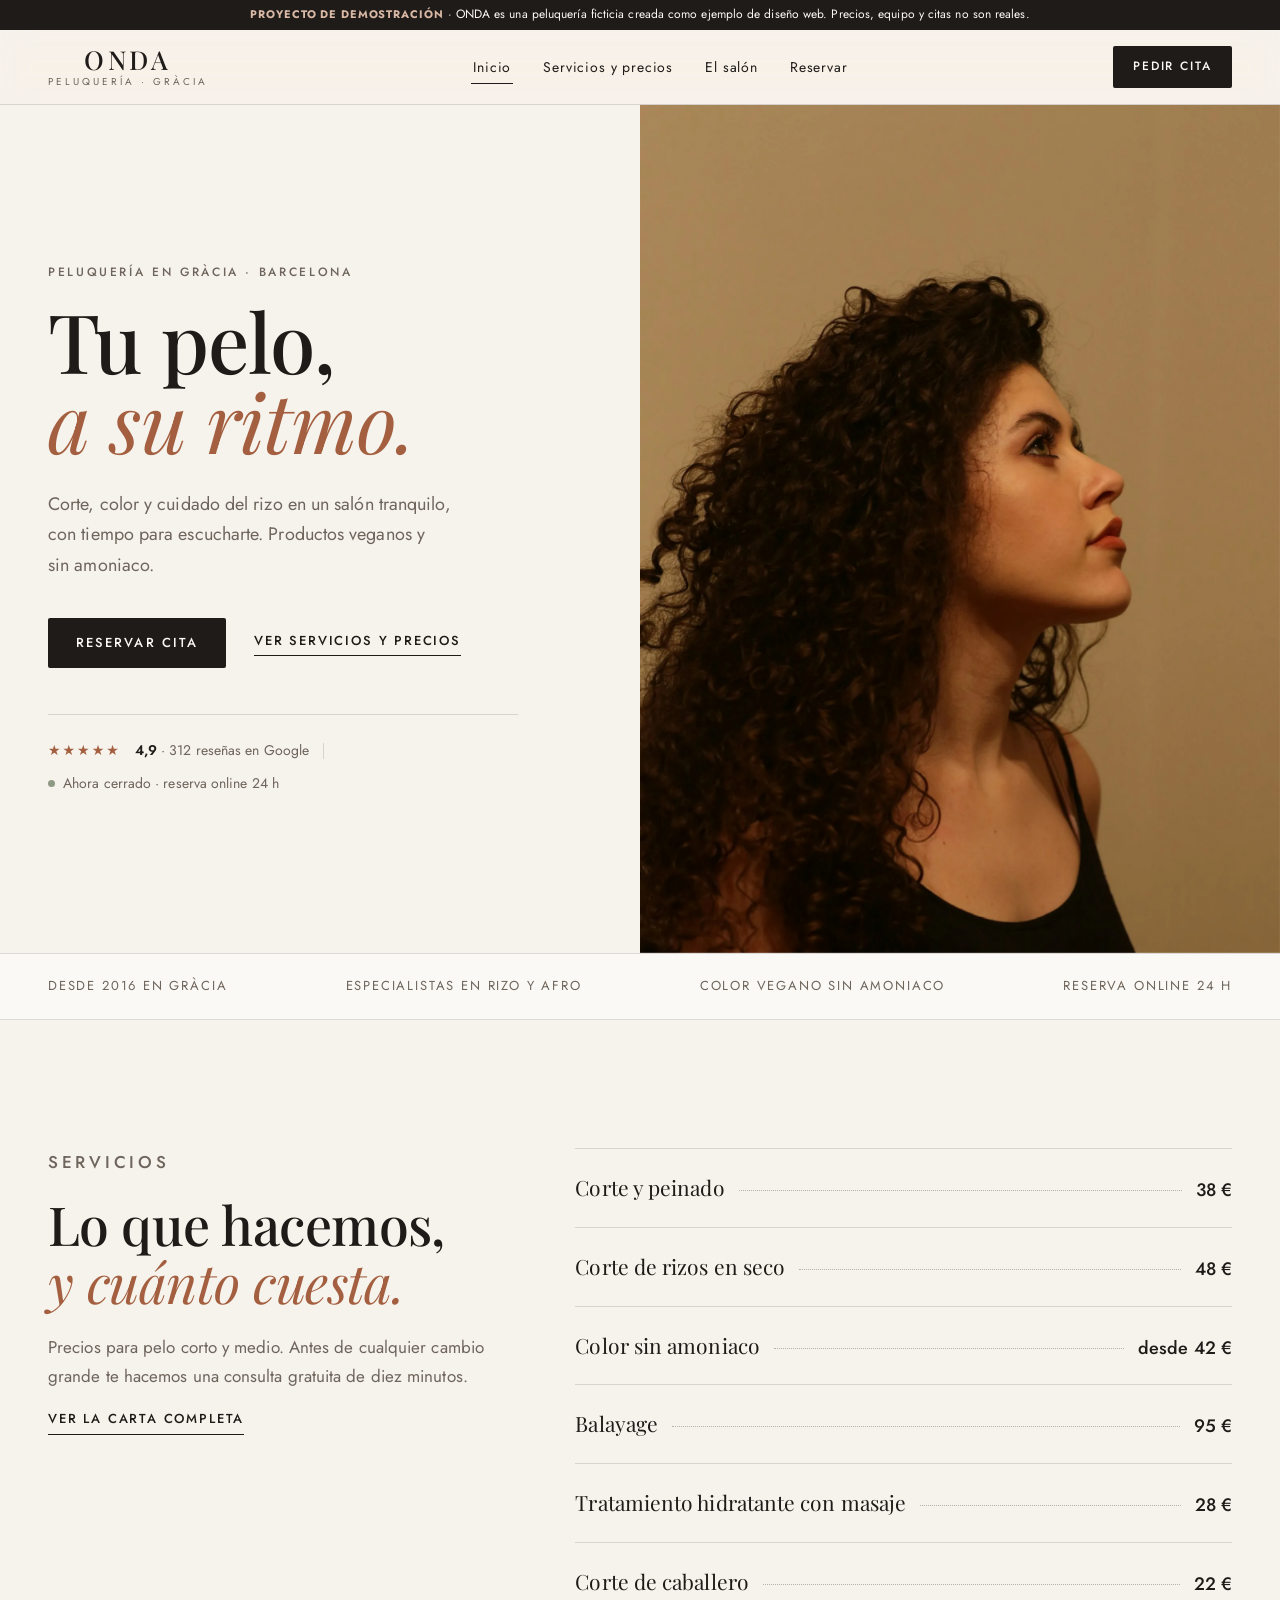
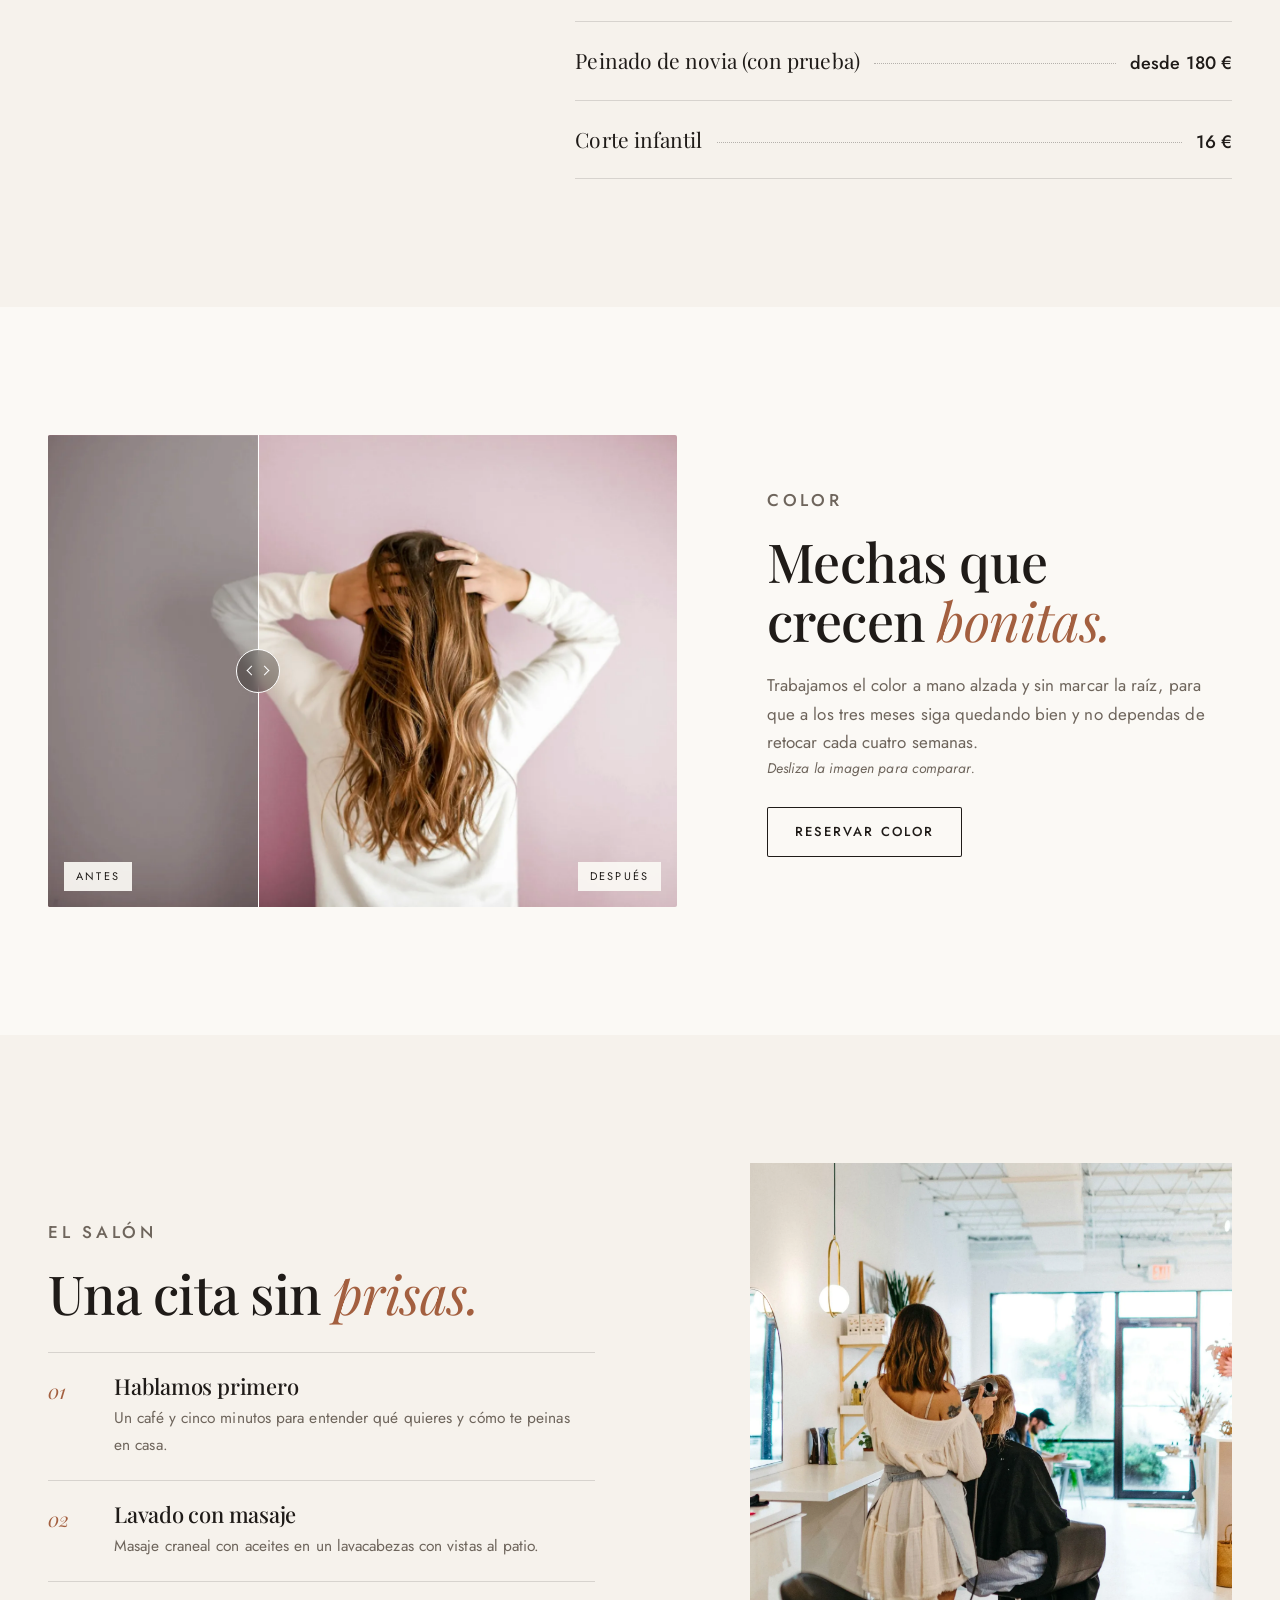
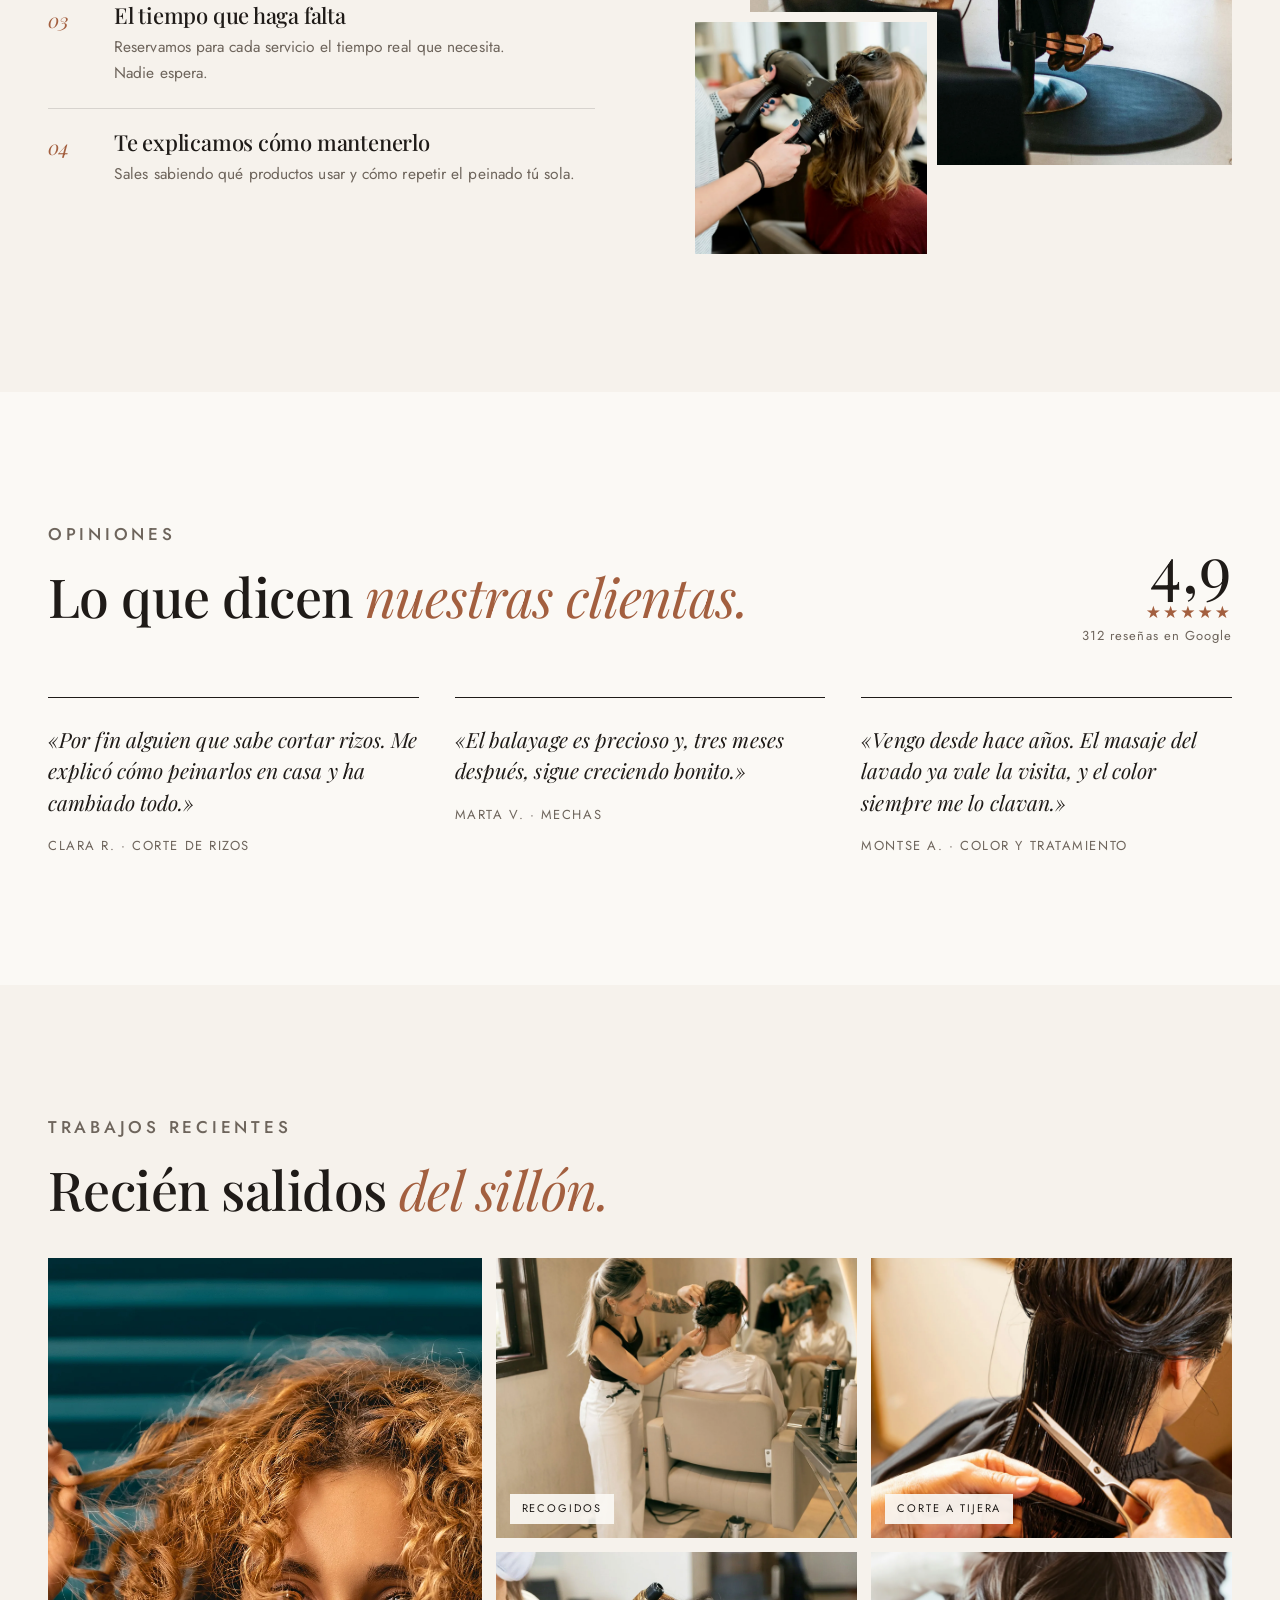
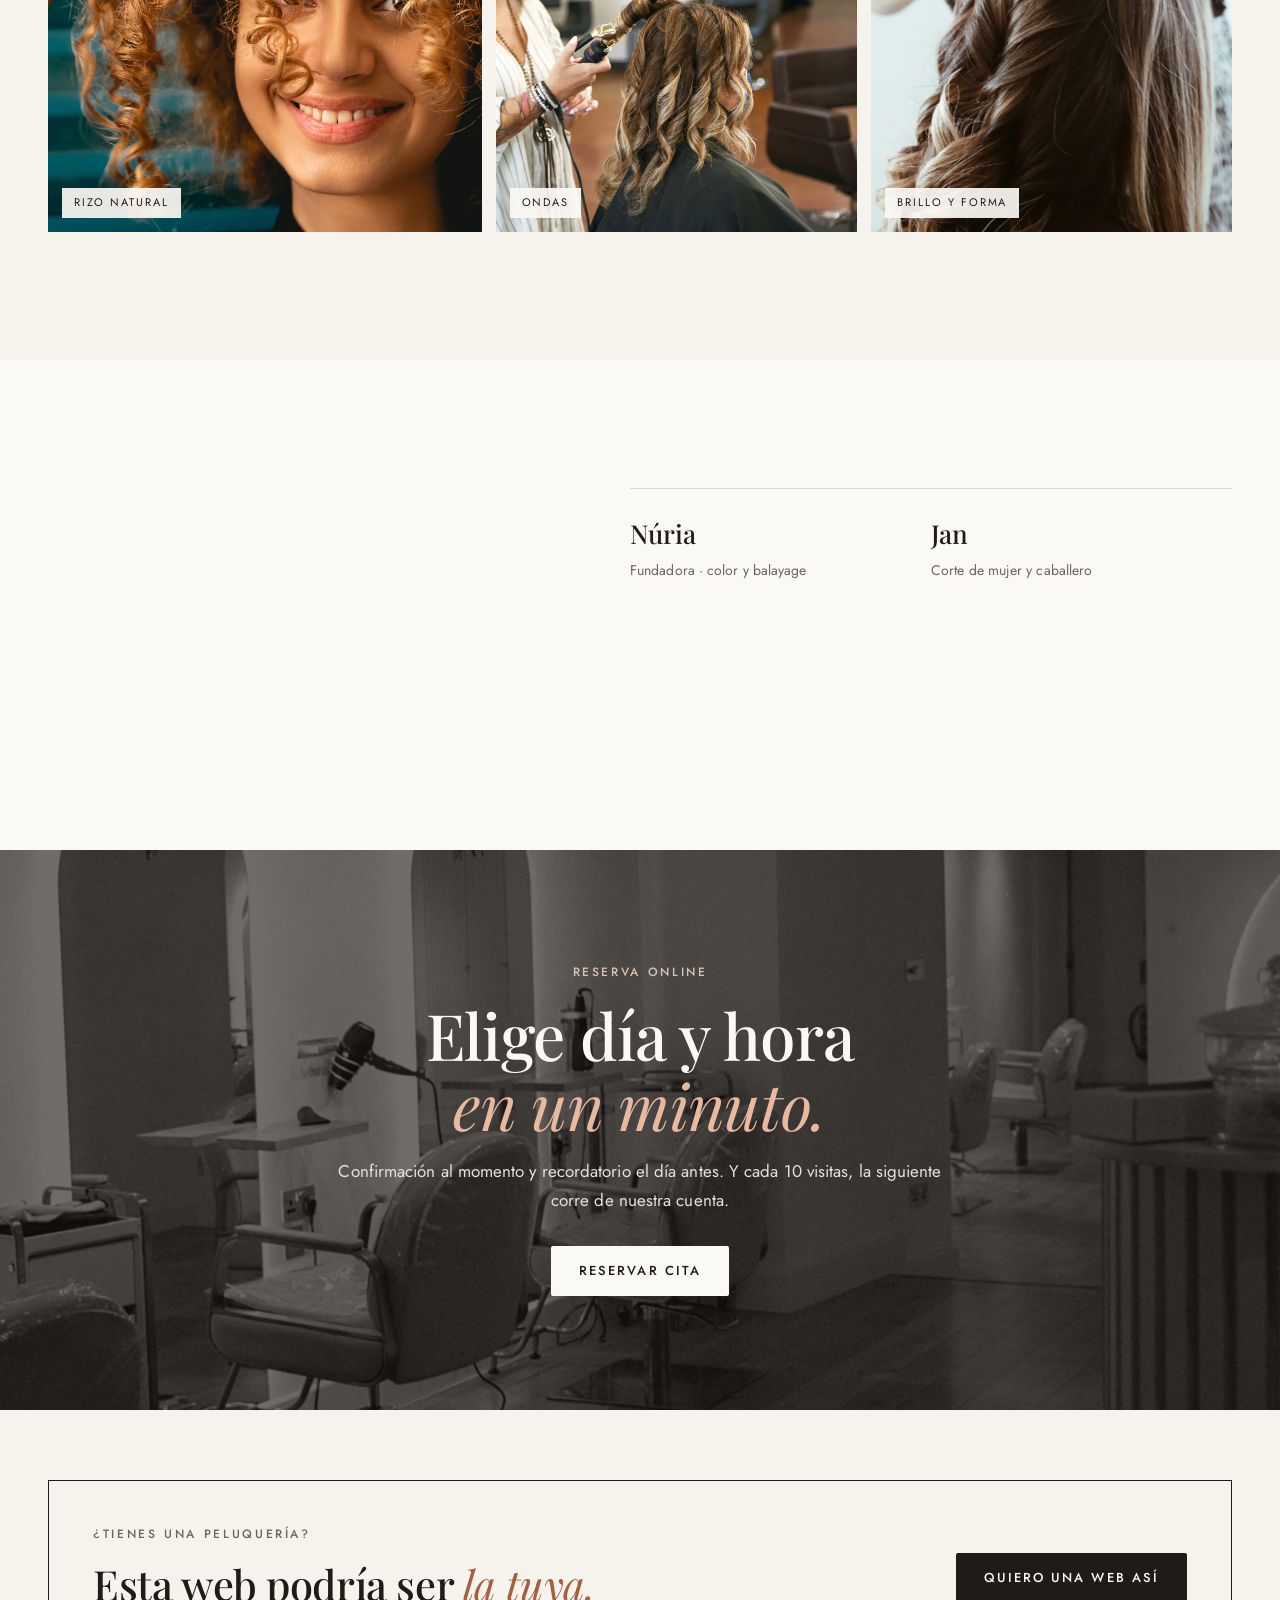
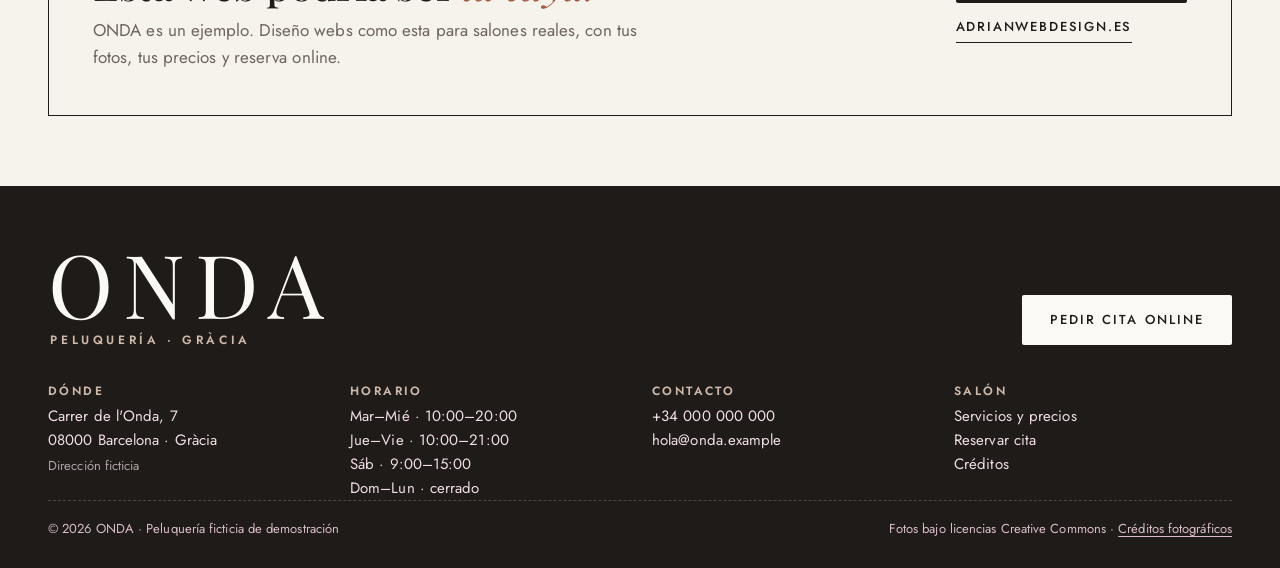
<file: index.html>
<!doctype html>
<html lang="es">
<head>
  <meta charset="utf-8">
  <meta name="viewport" content="width=device-width, initial-scale=1">
  <title>ONDA · Peluquería en Gràcia, Barcelona</title>
  <meta name="description" content="Peluquería en Gràcia, Barcelona: corte, color, mechas y especialistas en rizos. Reserva tu cita online. (Web de demostración.)">
  <meta name="robots" content="noindex, nofollow">
  <meta name="theme-color" content="#f6f2ec">
  <link rel="icon" href="assets/img/favicon.svg" type="image/svg+xml">
  <link rel="preconnect" href="https://fonts.googleapis.com">
  <link rel="preconnect" href="https://fonts.gstatic.com" crossorigin>
  <link rel="stylesheet" href="https://fonts.googleapis.com/css2?family=Playfair+Display:ital,wght@0,400;0,500;0,600;1,400;1,500&family=Jost:wght@300;400;500;600&display=swap">
  <link rel="stylesheet" href="styles.css?v=20261018">
  <link rel="stylesheet" href="pro.css?v=20261018">
  <script>document.documentElement.classList.add("js");setTimeout(function(){if(!window.__KB_OK)document.documentElement.classList.add("reveal-all");},3500);</script>
</head>
<body class="pro">
  <a class="skip-link" href="#main">Saltar al contenido</a>
  <div class="demo-bar" role="note"><span><b>Proyecto de demostración</b><span class="demo-long"> · ONDA es una peluquería ficticia creada como ejemplo de diseño web. Precios, equipo y citas no son reales.</span></span></div>
  <header class="nav">
    <div class="nav-inner">
      <a class="logo" href="index.html" aria-label="ONDA, inicio">ONDA<small>peluquería · gràcia</small></a>
      <nav class="nav-links" aria-label="Principal">
        <a href="index.html" aria-current="page">Inicio</a>
        <a href="servicios.html">Servicios y precios</a>
        <a href="#salon">El salón</a>
        <a href="reservar.html">Reservar</a>
      </nav>
      <div class="nav-right">
        <a class="btn btn-small" href="reservar.html">Pedir cita</a>
        <button class="burger" type="button" aria-expanded="false" aria-controls="menu" aria-label="Abrir menú"><span></span><span></span></button>
      </div>
    </div>
  </header>
  <nav class="menu" id="menu" aria-hidden="true" aria-label="Menú móvil">
    <a href="index.html">Inicio</a>
    <a href="servicios.html">Servicios y precios</a>
    <a href="#salon">El salón</a>
    <a href="reservar.html">Reservar</a>
    <a class="btn" href="reservar.html">Pedir cita online</a>
  </nav>

  <main id="main">
    <section class="p-hero">
      <div class="p-hero-copy">
        <p class="p-kicker" data-reveal>Peluquería en Gràcia · Barcelona</p>
        <h1 data-reveal style="--d:80ms">Tu pelo,<br><em>a su ritmo.</em></h1>
        <p class="p-lead" data-reveal style="--d:160ms">Corte, color y cuidado del rizo en un salón tranquilo, con tiempo para escucharte. Productos veganos y sin amoniaco.</p>
        <div class="p-actions" data-reveal style="--d:240ms">
          <a class="btn" href="reservar.html">Reservar cita</a>
          <a class="p-link" href="servicios.html">Ver servicios y precios</a>
        </div>
        <div class="p-proof" data-reveal style="--d:320ms">
          <span class="p-stars">★★★★★</span><span><b>4,9</b> · 312 reseñas en Google</span>
          <span class="p-sep"></span>
          <span data-open-status><i></i><span class="label">Martes a sábado</span></span>
        </div>
      </div>
      <figure class="p-hero-img">
        <img src="assets/img/u-hero.webp" alt="Mujer con melena rizada recién peinada" width="1600" height="2123" loading="eager" fetchpriority="high">
      </figure>
    </section>

    <div class="p-strip">
      <div class="p-strip-in">
        <span>Desde 2016 en Gràcia</span><span>Especialistas en rizo y afro</span><span>Color vegano sin amoniaco</span><span>Reserva online 24 h</span>
      </div>
    </div>

    <section class="p-sec" aria-labelledby="svc-t">
      <div class="p-wrap p-svc">
        <div class="p-svc-head">
          <p class="p-kicker" data-reveal>Servicios</p>
          <h2 id="svc-t" data-reveal style="--d:80ms">Lo que hacemos,<br><em>y cuánto cuesta.</em></h2>
          <p data-reveal style="--d:140ms">Precios para pelo corto y medio. Antes de cualquier cambio grande te hacemos una consulta gratuita de diez minutos.</p>
          <a class="p-link" href="servicios.html" data-reveal style="--d:200ms">Ver la carta completa</a>
        </div>
        <ul class="p-prices" data-reveal style="--d:120ms">
          <li><span>Corte y peinado</span><i></i><b>38 €</b></li>
          <li><span>Corte de rizos en seco</span><i></i><b>48 €</b></li>
          <li><span>Color sin amoniaco</span><i></i><b>desde 42 €</b></li>
          <li><span>Balayage</span><i></i><b>95 €</b></li>
          <li><span>Tratamiento hidratante con masaje</span><i></i><b>28 €</b></li>
          <li><span>Corte de caballero</span><i></i><b>22 €</b></li>
          <li><span>Peinado de novia (con prueba)</span><i></i><b>desde 180 €</b></li>
          <li><span>Corte infantil</span><i></i><b>16 €</b></li>
        </ul>
      </div>
    </section>

    <section class="p-sec p-alt" aria-labelledby="cambio-t">
      <div class="p-wrap p-cambio">
        <div class="ba" data-ba data-reveal>
          <img src="assets/img/u-mechas.webp" alt="Después: melena con mechas balayage luminosas" width="1600" height="1068" loading="lazy">
          <div class="ba-before" data-ba-before><img src="assets/img/u-mechas-antes.webp" alt="Antes: la misma melena con el color apagado" width="1600" height="1068" loading="lazy"></div>
          <span class="ba-tag ba-tag-a">Antes</span><span class="ba-tag ba-tag-d">Después</span>
          <div class="ba-handle" data-ba-handle><span></span></div>
          <input class="ba-range" type="range" min="0" max="100" value="50" aria-label="Comparar antes y después" data-ba-range>
        </div>
        <div>
          <p class="p-kicker" data-reveal>Color</p>
          <h2 id="cambio-t" data-reveal style="--d:80ms">Mechas que crecen <em>bonitas.</em></h2>
          <p data-reveal style="--d:140ms">Trabajamos el color a mano alzada y sin marcar la raíz, para que a los tres meses siga quedando bien y no dependas de retocar cada cuatro semanas.</p>
          <p class="p-note" data-reveal style="--d:180ms">Desliza la imagen para comparar.</p>
          <a class="btn btn-line" href="reservar.html?servicio=color" data-reveal style="--d:220ms">Reservar color</a>
        </div>
      </div>
    </section>

    <section class="p-sec" id="salon" aria-labelledby="salon-t">
      <div class="p-wrap p-salon">
        <div>
          <p class="p-kicker" data-reveal>El salón</p>
          <h2 id="salon-t" data-reveal style="--d:80ms">Una cita sin <em>prisas.</em></h2>
          <ol class="p-steps">
            <li data-reveal><b>01</b><div><h3>Hablamos primero</h3><p>Un café y cinco minutos para entender qué quieres y cómo te peinas en casa.</p></div></li>
            <li data-reveal style="--d:80ms"><b>02</b><div><h3>Lavado con masaje</h3><p>Masaje craneal con aceites en un lavacabezas con vistas al patio.</p></div></li>
            <li data-reveal style="--d:160ms"><b>03</b><div><h3>El tiempo que haga falta</h3><p>Reservamos para cada servicio el tiempo real que necesita. Nadie espera.</p></div></li>
            <li data-reveal style="--d:240ms"><b>04</b><div><h3>Te explicamos cómo mantenerlo</h3><p>Sales sabiendo qué productos usar y cómo repetir el peinado tú sola.</p></div></li>
          </ol>
        </div>
        <div class="p-salon-img" data-reveal>
          <img src="assets/img/u-salon.webp" alt="Interior luminoso del salón" width="1600" height="2400" loading="lazy">
          <img class="p-salon-img2" src="assets/img/u-secado.webp" alt="Estilista secando el pelo a una clienta" width="1600" height="1068" loading="lazy">
        </div>
      </div>
    </section>

    <section class="p-sec p-alt" aria-labelledby="rev-t">
      <div class="p-wrap">
        <div class="p-rev-head">
          <div><p class="p-kicker" data-reveal>Opiniones</p><h2 id="rev-t" data-reveal style="--d:80ms">Lo que dicen <em>nuestras clientas.</em></h2></div>
          <div class="p-score" data-reveal><b>4,9</b><span class="p-stars">★★★★★</span><small>312 reseñas en Google</small></div>
        </div>
        <div class="p-reviews">
          <blockquote data-reveal><p>«Por fin alguien que sabe cortar rizos. Me explicó cómo peinarlos en casa y ha cambiado todo.»</p><footer>Clara R. · Corte de rizos</footer></blockquote>
          <blockquote data-reveal style="--d:80ms"><p>«El balayage es precioso y, tres meses después, sigue creciendo bonito.»</p><footer>Marta V. · Mechas</footer></blockquote>
          <blockquote data-reveal style="--d:160ms"><p>«Vengo desde hace años. El masaje del lavado ya vale la visita, y el color siempre me lo clavan.»</p><footer>Montse A. · Color y tratamiento</footer></blockquote>
        </div>
      </div>
    </section>

    <section class="p-sec" aria-labelledby="gal-t">
      <div class="p-wrap">
        <div class="p-gal-head">
          <div><p class="p-kicker" data-reveal>Trabajos recientes</p><h2 id="gal-t" data-reveal style="--d:80ms">Recién salidos <em>del sillón.</em></h2></div>
        </div>
        <div class="p-gallery">
          <figure class="g1" data-reveal><img src="assets/img/u-rizo-sonrisa.webp" alt="Clienta sonriente con rizos definidos" width="1600" height="2293" loading="lazy"><figcaption>Rizo natural</figcaption></figure>
          <figure class="g2" data-reveal style="--d:60ms"><img src="assets/img/u-mono.webp" alt="Peluquera haciendo un recogido" width="1600" height="2400" loading="lazy"><figcaption>Recogidos</figcaption></figure>
          <figure class="g3" data-reveal style="--d:120ms"><img src="assets/img/u-corte.webp" alt="Corte a tijera de una melena" width="1600" height="2000" loading="lazy"><figcaption>Corte a tijera</figcaption></figure>
          <figure class="g4" data-reveal><img src="assets/img/u-ondas.webp" alt="Ondas hechas con tenacilla" width="1600" height="1067" loading="lazy"><figcaption>Ondas</figcaption></figure>
          <figure class="g5" data-reveal style="--d:60ms"><img src="assets/img/u-rizos-cerca.webp" alt="Detalle de rizos castaños con brillo" width="1600" height="2847" loading="lazy"><figcaption>Brillo y forma</figcaption></figure>
        </div>
      </div>
    </section>

    <section class="p-sec p-alt" aria-labelledby="team-t">
      <div class="p-wrap p-team">
        <div><p class="p-kicker" data-reveal>Equipo</p><h2 id="team-t" data-reveal style="--d:80ms">Cuatro estilistas, <em>cada uno en lo suyo.</em></h2></div>
        <ul class="p-team-list">
          <li data-reveal><b>Núria</b><span>Fundadora · color y balayage</span></li>
          <li data-reveal style="--d:60ms"><b>Jan</b><span>Corte de mujer y caballero</span></li>
          <li data-reveal style="--d:120ms"><b>Aisha</b><span>Rizo y pelo afro</span></li>
          <li data-reveal style="--d:180ms"><b>Pol</b><span>Mechas a mano alzada</span></li>
        </ul>
      </div>
    </section>

    <section class="p-cta" aria-labelledby="cta-t">
      <img src="assets/img/u-interior.webp" alt="" width="1600" height="2845" loading="lazy">
      <div class="p-cta-in">
        <p class="p-kicker">Reserva online</p>
        <h2 id="cta-t">Elige día y hora <em>en un minuto.</em></h2>
        <p>Confirmación al momento y recordatorio el día antes. Y cada 10 visitas, la siguiente corre de nuestra cuenta.</p>
        <a class="btn btn-light" href="reservar.html">Reservar cita</a>
      </div>
    </section>

    <section class="p-sell" aria-labelledby="sell-t">
      <div class="p-wrap p-sell-in">
        <div>
          <p class="p-kicker">¿Tienes una peluquería?</p>
          <h2 id="sell-t">Esta web podría ser <em>la tuya.</em></h2>
          <p>ONDA es un ejemplo. Diseño webs como esta para salones reales, con tus fotos, tus precios y reserva online.</p>
        </div>
        <div class="p-sell-cta">
          <a class="btn" href="https://wa.me/34675939786?text=Hola%20Adri%C3%A1n%2C%20he%20visto%20la%20web%20de%20ONDA%20y%20me%20interesa%20una%20para%20mi%20peluquer%C3%ADa" target="_blank" rel="noopener">Quiero una web así</a>
          <a class="p-link" href="https://adrianwebdesign.es" target="_blank" rel="noopener">adrianwebdesign.es</a>
        </div>
      </div>
    </section>
  </main>

  <footer class="footer">
    <div class="wrap">
      <div class="foot-top">
        <p class="foot-big">ONDA<span>peluquería · gràcia</span></p>
        <a class="btn btn-light" href="reservar.html">Pedir cita online</a>
      </div>
      <div class="foot-grid">
        <div><h2>Dónde</h2><p>Carrer de l'Onda, 7<br>08000 Barcelona · Gràcia</p><p style="font-size:13px;opacity:.7;margin-top:4px">Dirección ficticia</p></div>
        <div><h2>Horario</h2><ul><li>Mar–Mié · 10:00–20:00</li><li>Jue–Vie · 10:00–21:00</li><li>Sáb · 9:00–15:00</li><li>Dom–Lun · cerrado</li></ul></div>
        <div><h2>Contacto</h2><ul><li>+34 000 000 000</li><li>hola@onda.example</li></ul></div>
        <div><h2>Salón</h2><ul><li><a href="servicios.html">Servicios y precios</a></li><li><a href="reservar.html">Reservar cita</a></li><li><a href="creditos.html">Créditos</a></li></ul></div>
      </div>
      <div class="foot-bottom"><span>© 2026 ONDA · Peluquería ficticia de demostración</span><span>Fotos bajo licencias Creative Commons · <a href="creditos.html">Créditos fotográficos</a></span></div>
    </div>
  </footer>
  <script defer src="lib/manifest.js?v=20260927"></script>
  <script defer src="main.js?v=20260927"></script>
  <script defer src="lib/extras.js?v=20261018"></script>
</body>
</html>
</file>
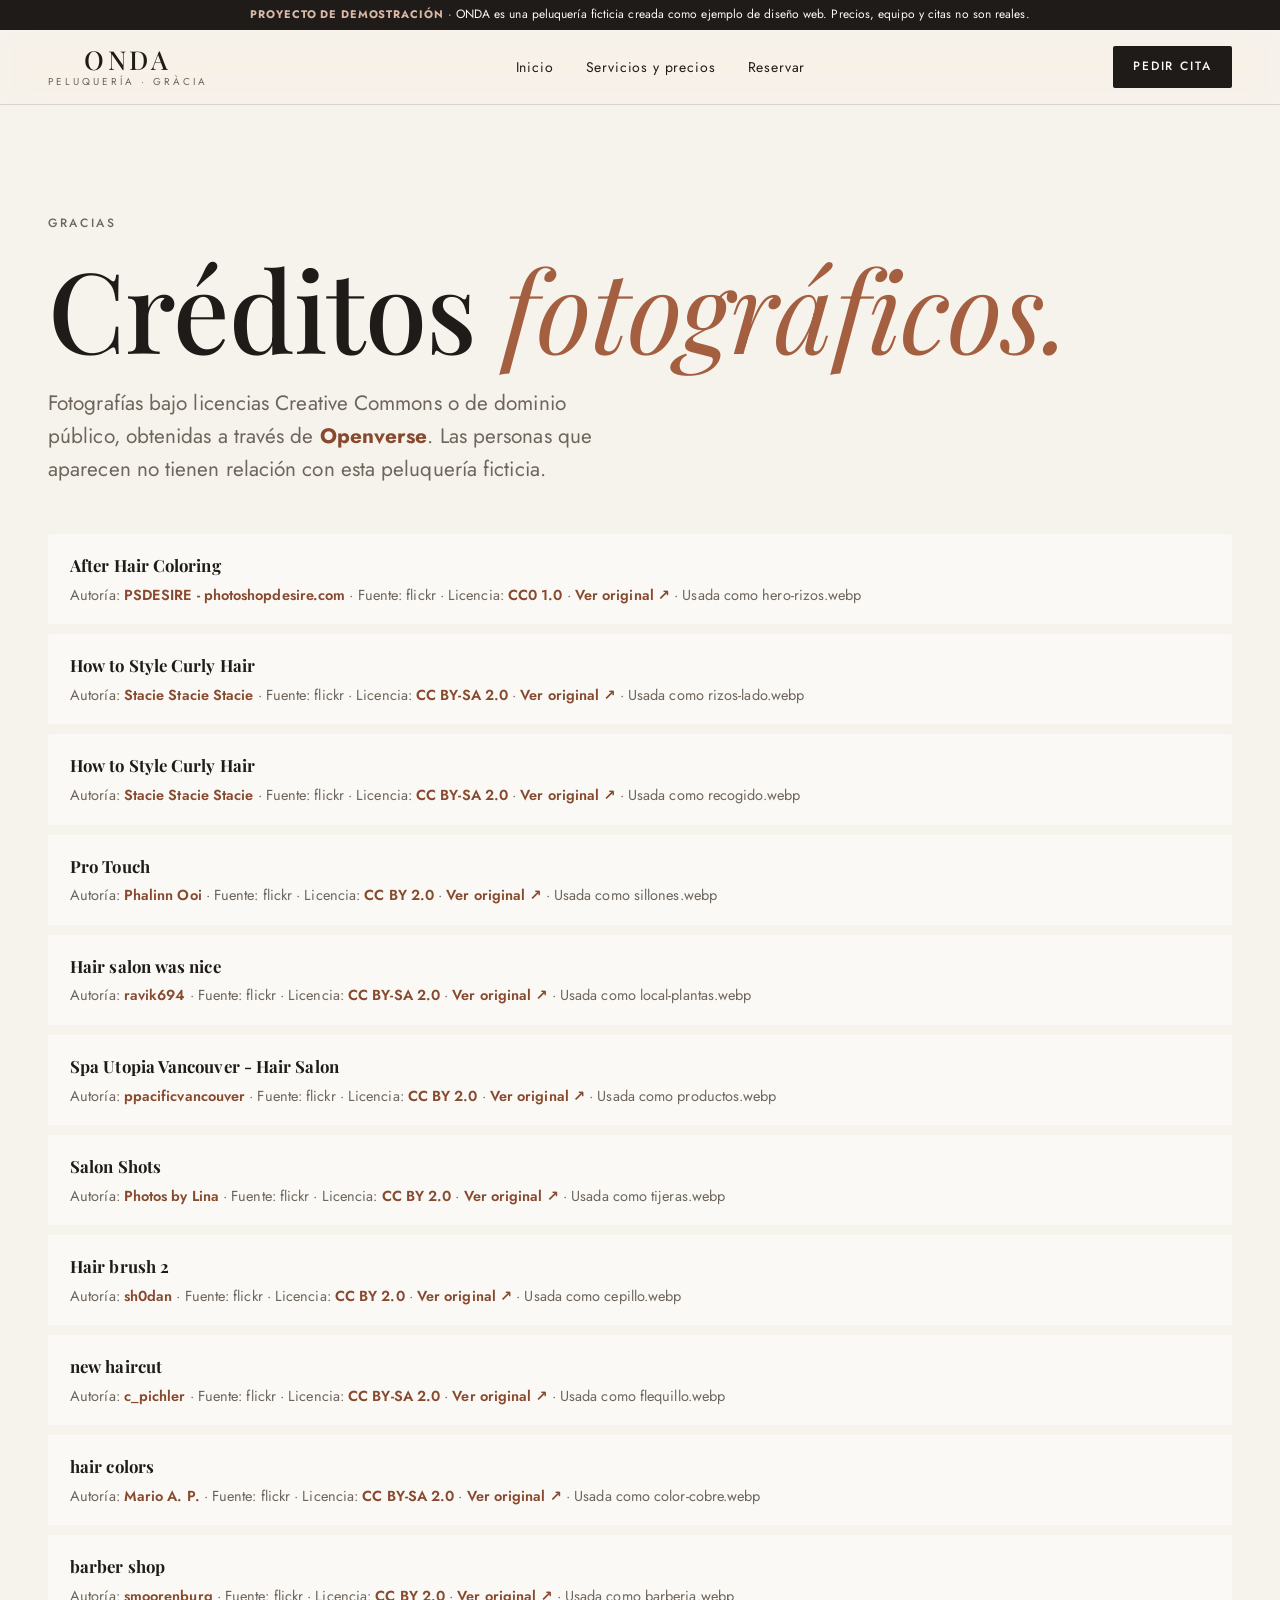
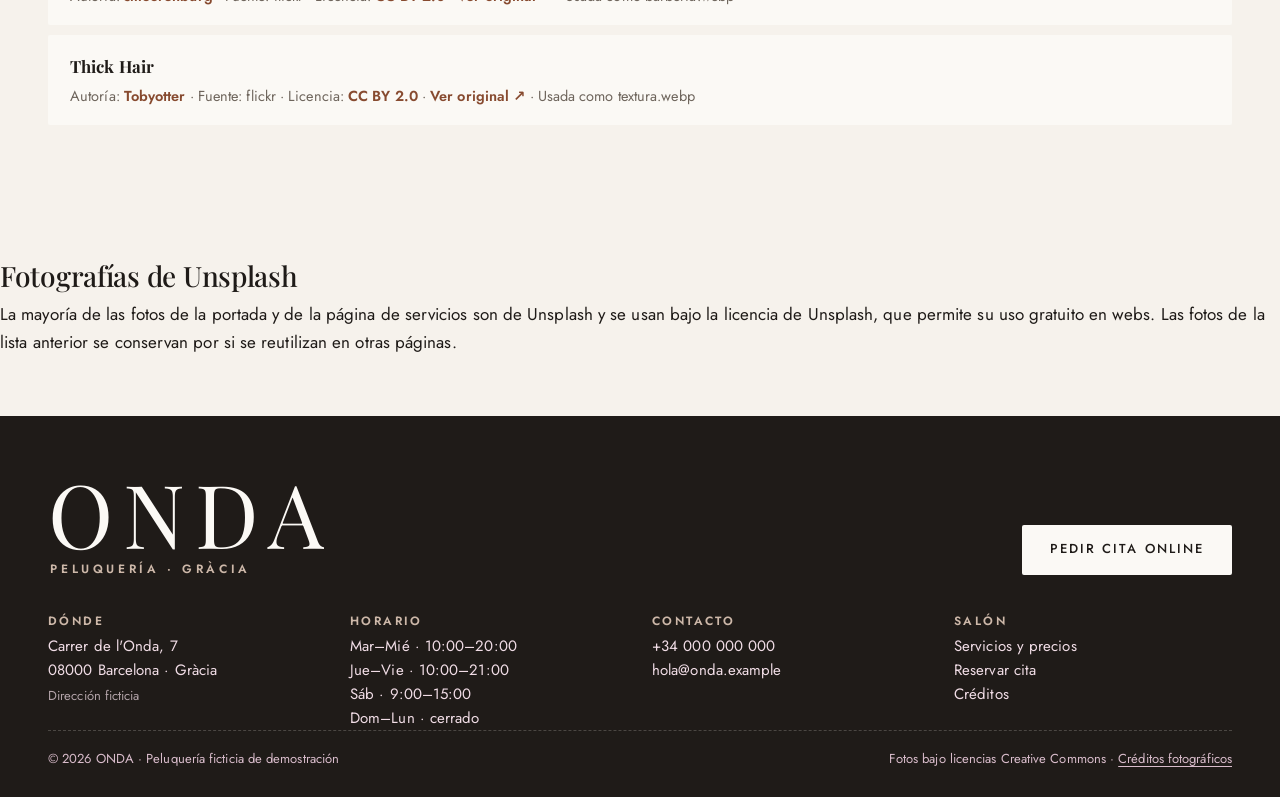
<file: creditos.html>
<!doctype html>
<html lang="es">
<head>
  <meta charset="utf-8">
  <meta name="viewport" content="width=device-width, initial-scale=1">
  <title>Créditos fotográficos · ONDA</title>
  <meta name="description" content="Autoría y licencias de las fotografías de la web de demostración de ONDA.">
  <meta name="robots" content="noindex, nofollow">
  <meta name="theme-color" content="#f6f2ec">
  <link rel="icon" href="assets/img/favicon.svg" type="image/svg+xml">
  <link rel="preconnect" href="https://fonts.googleapis.com">
  <link rel="preconnect" href="https://fonts.gstatic.com" crossorigin>
  <link rel="stylesheet" href="https://fonts.googleapis.com/css2?family=Playfair+Display:ital,wght@0,400;0,500;0,600;1,400;1,500&family=Jost:wght@300;400;500;600&display=swap">
  <link rel="stylesheet" href="styles.css?v=20261018">
  <link rel="stylesheet" href="pro.css?v=20261018">
  <script>document.documentElement.classList.add("js");setTimeout(function(){if(!window.__KB_OK)document.documentElement.classList.add("reveal-all");},3500);</script>
</head>
<body>
  <a class="skip-link" href="#main">Saltar al contenido</a>
  <div class="demo-bar" role="note"><span><b>Proyecto de demostración</b><span class="demo-long"> · ONDA es una peluquería ficticia creada como ejemplo de diseño web. Precios, equipo y citas no son reales.</span></span></div>
  <header class="nav">
    <div class="nav-inner">
      <a class="logo" href="index.html" aria-label="ONDA, inicio">ONDA<small>peluquería · gràcia</small></a>
      <nav class="nav-links" aria-label="Principal">
        <a href="index.html">Inicio</a>
        <a href="servicios.html">Servicios y precios</a>
        <a href="reservar.html">Reservar</a>
      </nav>
      <div class="nav-right">
        <a class="btn btn-small" href="reservar.html">Pedir cita</a>
        <button class="burger" type="button" aria-expanded="false" aria-controls="menu" aria-label="Abrir menú"><span></span><span></span></button>
      </div>
    </div>
  </header>
  <nav class="menu" id="menu" aria-hidden="true" aria-label="Menú móvil">
    <a href="index.html">Inicio</a>
    <a href="servicios.html">Servicios y precios</a>
    <a href="reservar.html">Reservar</a>
    <a class="btn" href="reservar.html">Pedir cita online</a>
  </nav>

  <main id="main">
    <header class="page-head"><div class="wrap"><span class="eyebrow">gracias</span><h1>Créditos <em>fotográficos.</em></h1><p class="lead">Fotografías bajo licencias Creative Commons o de dominio público, obtenidas a través de <a style="color:var(--coral-2);font-weight:700" href="https://openverse.org" target="_blank" rel="noopener">Openverse</a>. Las personas que aparecen no tienen relación con esta peluquería ficticia.</p></div></header>
    <div class="wrap" style="padding-bottom:96px"><ul class="credits">
        <li><strong>After Hair Coloring</strong><span class="muted">Autoría: <a href="https://www.flickr.com/photos/145706714@N04" target="_blank" rel="noopener">PSDESIRE - photoshopdesire.com</a> · Fuente: flickr · Licencia: <a href="https://creativecommons.org/publicdomain/zero/1.0/" target="_blank" rel="noopener">CC0 1.0</a> · <a href="https://www.flickr.com/photos/145706714@N04/37572873440" target="_blank" rel="noopener">Ver original ↗</a> · Usada como hero-rizos.webp</span></li>
        <li><strong>How to Style Curly Hair</strong><span class="muted">Autoría: <a href="https://www.flickr.com/photos/35754040@N04" target="_blank" rel="noopener">Stacie Stacie Stacie</a> · Fuente: flickr · Licencia: <a href="https://creativecommons.org/licenses/by-sa/2.0/" target="_blank" rel="noopener">CC BY-SA 2.0</a> · <a href="https://www.flickr.com/photos/35754040@N04/8537684061" target="_blank" rel="noopener">Ver original ↗</a> · Usada como rizos-lado.webp</span></li>
        <li><strong>How to Style Curly Hair</strong><span class="muted">Autoría: <a href="https://www.flickr.com/photos/35754040@N04" target="_blank" rel="noopener">Stacie Stacie Stacie</a> · Fuente: flickr · Licencia: <a href="https://creativecommons.org/licenses/by-sa/2.0/" target="_blank" rel="noopener">CC BY-SA 2.0</a> · <a href="https://www.flickr.com/photos/35754040@N04/8537684081" target="_blank" rel="noopener">Ver original ↗</a> · Usada como recogido.webp</span></li>
        <li><strong>Pro Touch</strong><span class="muted">Autoría: <a href="https://www.flickr.com/photos/17868205@N00" target="_blank" rel="noopener">Phalinn Ooi</a> · Fuente: flickr · Licencia: <a href="https://creativecommons.org/licenses/by/2.0/" target="_blank" rel="noopener">CC BY 2.0</a> · <a href="https://www.flickr.com/photos/17868205@N00/8033045968" target="_blank" rel="noopener">Ver original ↗</a> · Usada como sillones.webp</span></li>
        <li><strong>Hair salon was nice</strong><span class="muted">Autoría: <a href="https://www.flickr.com/photos/66621323@N00" target="_blank" rel="noopener">ravik694</a> · Fuente: flickr · Licencia: <a href="https://creativecommons.org/licenses/by-sa/2.0/" target="_blank" rel="noopener">CC BY-SA 2.0</a> · <a href="https://www.flickr.com/photos/66621323@N00/458327210" target="_blank" rel="noopener">Ver original ↗</a> · Usada como local-plantas.webp</span></li>
        <li><strong>Spa Utopia Vancouver - Hair Salon</strong><span class="muted">Autoría: <a href="https://www.flickr.com/photos/46246687@N05" target="_blank" rel="noopener">ppacificvancouver</a> · Fuente: flickr · Licencia: <a href="https://creativecommons.org/licenses/by/2.0/" target="_blank" rel="noopener">CC BY 2.0</a> · <a href="https://www.flickr.com/photos/46246687@N05/5454624858" target="_blank" rel="noopener">Ver original ↗</a> · Usada como productos.webp</span></li>
        <li><strong>Salon Shots</strong><span class="muted">Autoría: <a href="https://www.flickr.com/photos/21791362@N06" target="_blank" rel="noopener">Photos by Lina</a> · Fuente: flickr · Licencia: <a href="https://creativecommons.org/licenses/by/2.0/" target="_blank" rel="noopener">CC BY 2.0</a> · <a href="https://www.flickr.com/photos/21791362@N06/3994273442" target="_blank" rel="noopener">Ver original ↗</a> · Usada como tijeras.webp</span></li>
        <li><strong>Hair brush 2</strong><span class="muted">Autoría: <a href="https://www.flickr.com/photos/12191709@N00" target="_blank" rel="noopener">sh0dan</a> · Fuente: flickr · Licencia: <a href="https://creativecommons.org/licenses/by/2.0/" target="_blank" rel="noopener">CC BY 2.0</a> · <a href="https://www.flickr.com/photos/12191709@N00/92782973" target="_blank" rel="noopener">Ver original ↗</a> · Usada como cepillo.webp</span></li>
        <li><strong>new haircut</strong><span class="muted">Autoría: <a href="https://www.flickr.com/photos/30839999@N06" target="_blank" rel="noopener">c_pichler</a> · Fuente: flickr · Licencia: <a href="https://creativecommons.org/licenses/by-sa/2.0/" target="_blank" rel="noopener">CC BY-SA 2.0</a> · <a href="https://www.flickr.com/photos/30839999@N06/3460102305" target="_blank" rel="noopener">Ver original ↗</a> · Usada como flequillo.webp</span></li>
        <li><strong>hair colors</strong><span class="muted">Autoría: <a href="https://www.flickr.com/photos/99058495@N00" target="_blank" rel="noopener">Mario A. P.</a> · Fuente: flickr · Licencia: <a href="https://creativecommons.org/licenses/by-sa/2.0/" target="_blank" rel="noopener">CC BY-SA 2.0</a> · <a href="https://www.flickr.com/photos/99058495@N00/49812346348" target="_blank" rel="noopener">Ver original ↗</a> · Usada como color-cobre.webp</span></li>
        <li><strong>barber shop</strong><span class="muted">Autoría: <a href="https://www.flickr.com/photos/79908182@N00" target="_blank" rel="noopener">smoorenburg</a> · Fuente: flickr · Licencia: <a href="https://creativecommons.org/licenses/by/2.0/" target="_blank" rel="noopener">CC BY 2.0</a> · <a href="https://www.flickr.com/photos/79908182@N00/479325574" target="_blank" rel="noopener">Ver original ↗</a> · Usada como barberia.webp</span></li>
        <li><strong>Thick Hair</strong><span class="muted">Autoría: <a href="https://www.flickr.com/photos/78428166@N00" target="_blank" rel="noopener">Tobyotter</a> · Fuente: flickr · Licencia: <a href="https://creativecommons.org/licenses/by/2.0/" target="_blank" rel="noopener">CC BY 2.0</a> · <a href="https://www.flickr.com/photos/78428166@N00/8395989859" target="_blank" rel="noopener">Ver original ↗</a> · Usada como textura.webp</span></li>
    </ul></div>
  <section class="wrap" style="padding:40px 0 60px"><h2 style="font-size:28px;margin-bottom:10px">Fotografías de Unsplash</h2><p>La mayoría de las fotos de la portada y de la página de servicios son de <a href="https://unsplash.com" rel="noopener">Unsplash</a> y se usan bajo la <a href="https://unsplash.com/license" rel="noopener">licencia de Unsplash</a>, que permite su uso gratuito en webs. Las fotos de la lista anterior se conservan por si se reutilizan en otras páginas.</p></section>
</main>

  <div class="wave" aria-hidden="true"><svg viewBox="0 0 1800 100" preserveAspectRatio="none"><path d="M0 50 C 150 10, 300 90, 450 50 S 750 10, 900 50 S 1200 90, 1350 50 S 1650 10, 1800 50 V100 H0 Z" fill="#3a1631"/></svg><svg viewBox="0 0 1800 100" preserveAspectRatio="none"><path d="M0 50 C 150 10, 300 90, 450 50 S 750 10, 900 50 S 1200 90, 1350 50 S 1650 10, 1800 50 V100 H0 Z" fill="#3a1631" transform="translate(0 12)"/></svg></div>
  <footer class="footer">
    <div class="wrap">
      <div class="foot-top">
        <p class="foot-big">ONDA<span>peluquería · gràcia</span></p>
        <a class="btn btn-light" href="reservar.html">Pedir cita online</a>
      </div>
      <div class="foot-grid">
        <div><h2>Dónde</h2><p>Carrer de l'Onda, 7<br>08000 Barcelona · Gràcia</p><p style="font-size:13px;opacity:.7;margin-top:4px">Dirección ficticia</p></div>
        <div><h2>Horario</h2><ul><li>Mar–Mié · 10:00–20:00</li><li>Jue–Vie · 10:00–21:00</li><li>Sáb · 9:00–15:00</li><li>Dom–Lun · cerrado</li></ul></div>
        <div><h2>Contacto</h2><ul><li>+34 000 000 000</li><li>hola@onda.example</li></ul></div>
        <div><h2>Salón</h2><ul><li><a href="servicios.html">Servicios y precios</a></li><li><a href="reservar.html">Reservar cita</a></li><li><a href="creditos.html">Créditos</a></li></ul></div>
      </div>
      <div class="foot-bottom"><span>© 2026 ONDA · Peluquería ficticia de demostración</span><span>Fotos bajo licencias Creative Commons · <a href="creditos.html">Créditos fotográficos</a></span></div>
    </div>
  </footer>
  <script defer src="lib/gsap.min.js?v=20260927"></script>
  <script defer src="lib/ScrollTrigger.min.js?v=20260927"></script>
  <script defer src="lib/manifest.js?v=20260927"></script>
  <script defer src="main.js?v=20260927"></script>
</body>
</html>
</file>
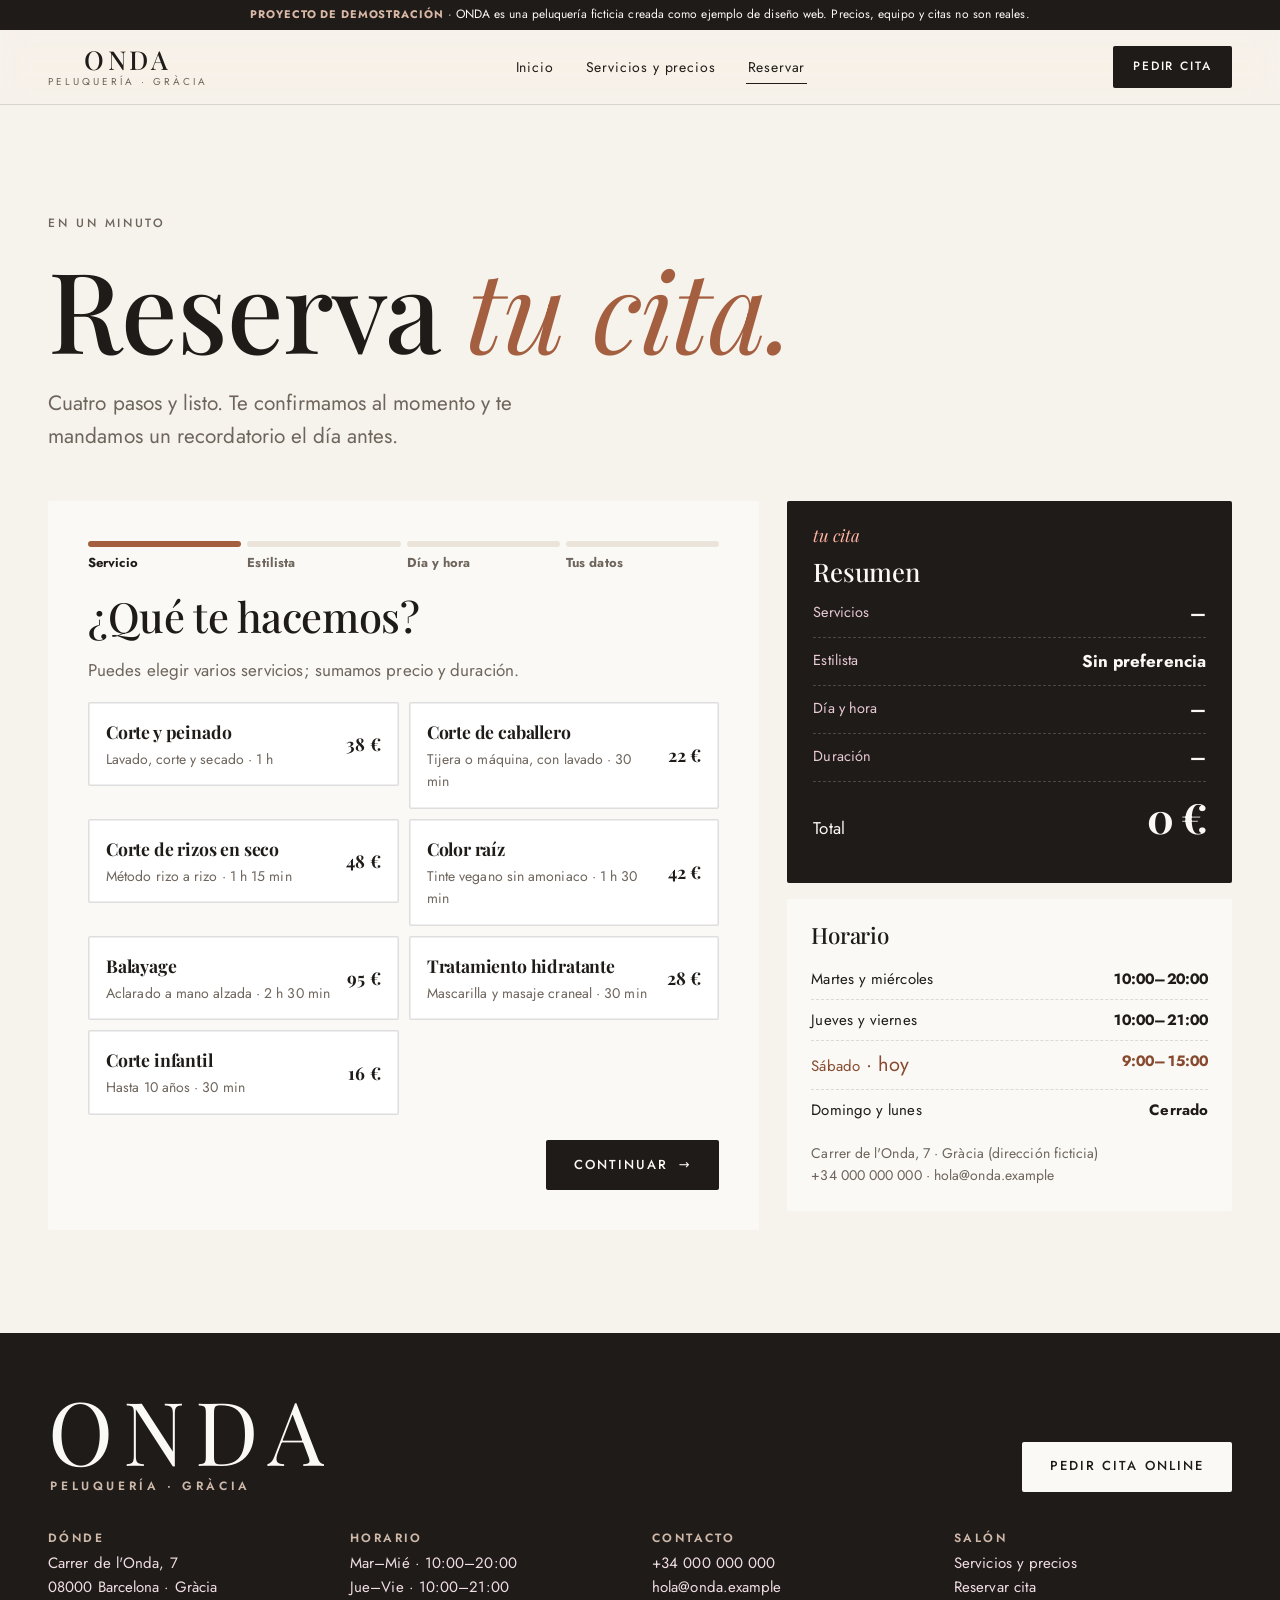
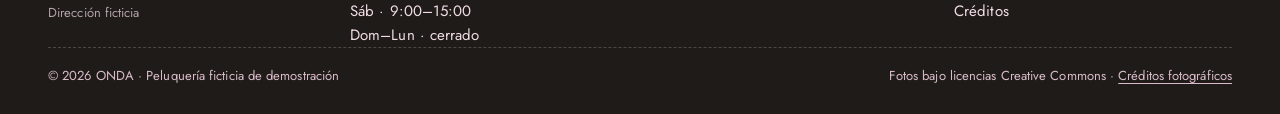
<file: reservar.html>
<!doctype html>
<html lang="es">
<head>
  <meta charset="utf-8">
  <meta name="viewport" content="width=device-width, initial-scale=1">
  <title>Reservar cita · ONDA Peluquería · Gràcia</title>
  <meta name="description" content="Reserva tu cita en ONDA en un minuto: elige servicio, estilista, día y hora. (Web de demostración.)">
  <meta name="robots" content="noindex, nofollow">
  <meta name="theme-color" content="#f6f2ec">
  <link rel="icon" href="assets/img/favicon.svg" type="image/svg+xml">
  <link rel="preconnect" href="https://fonts.googleapis.com">
  <link rel="preconnect" href="https://fonts.gstatic.com" crossorigin>
  <link rel="stylesheet" href="https://fonts.googleapis.com/css2?family=Playfair+Display:ital,wght@0,400;0,500;0,600;1,400;1,500&family=Jost:wght@300;400;500;600&display=swap">
  <link rel="stylesheet" href="styles.css?v=20261018">
  <link rel="stylesheet" href="pro.css?v=20261018">
  <script>document.documentElement.classList.add("js");setTimeout(function(){if(!window.__KB_OK)document.documentElement.classList.add("reveal-all");},3500);</script>
</head>
<body>
  <a class="skip-link" href="#main">Saltar al contenido</a>
  <div class="demo-bar" role="note"><span><b>Proyecto de demostración</b><span class="demo-long"> · ONDA es una peluquería ficticia creada como ejemplo de diseño web. Precios, equipo y citas no son reales.</span></span></div>
  <header class="nav">
    <div class="nav-inner">
      <a class="logo" href="index.html" aria-label="ONDA, inicio">ONDA<small>peluquería · gràcia</small></a>
      <nav class="nav-links" aria-label="Principal">
        <a href="index.html">Inicio</a>
        <a href="servicios.html">Servicios y precios</a>
        <a href="reservar.html" aria-current="page">Reservar</a>
      </nav>
      <div class="nav-right">
        <a class="btn btn-small" href="reservar.html">Pedir cita</a>
        <button class="burger" type="button" aria-expanded="false" aria-controls="menu" aria-label="Abrir menú"><span></span><span></span></button>
      </div>
    </div>
  </header>
  <nav class="menu" id="menu" aria-hidden="true" aria-label="Menú móvil">
    <a href="index.html">Inicio</a>
    <a href="servicios.html">Servicios y precios</a>
    <a href="reservar.html">Reservar</a>
    <a class="btn" href="reservar.html">Pedir cita online</a>
  </nav>

  <main id="main">
    <header class="page-head">
      <span class="goo g1" aria-hidden="true" data-float="0.1"></span><span class="goo g2" aria-hidden="true" data-float="-0.14"></span>
      <div class="wrap">
        <span class="eyebrow">en un minuto</span>
        <h1>Reserva <em>tu cita.</em></h1>
        <p class="lead">Cuatro pasos y listo. Te confirmamos al momento y te mandamos un recordatorio el día antes.</p>
      </div>
    </header>
    <div class="wrap booking" style="padding-bottom:clamp(56px,8vw,110px)">
      <div class="wiz" data-booking>
        <ol class="steps-bar" aria-label="Pasos">
          <li class="current">Servicio</li><li>Estilista</li><li>Día y hora</li><li>Tus datos</li>
        </ol>

        <section class="step-panel" aria-labelledby="p1">
          <h2 id="p1">¿Qué te hacemos?</h2>
          <p class="muted">Puedes elegir varios servicios; sumamos precio y duración.</p>
          <div class="opt-grid services-opts">
            <div class="opt"><input type="checkbox" id="s-corte-mujer" name="servicio" value="corte-mujer"><label for="s-corte-mujer"><b>Corte y peinado</b><small>Lavado, corte y secado · 1 h</small><span class="pr">38 €</span></label></div>
            <div class="opt"><input type="checkbox" id="s-corte-hombre" name="servicio" value="corte-hombre"><label for="s-corte-hombre"><b>Corte de caballero</b><small>Tijera o máquina, con lavado · 30 min</small><span class="pr">22 €</span></label></div>
            <div class="opt"><input type="checkbox" id="s-rizos" name="servicio" value="rizos"><label for="s-rizos"><b>Corte de rizos en seco</b><small>Método rizo a rizo · 1 h 15 min</small><span class="pr">48 €</span></label></div>
            <div class="opt"><input type="checkbox" id="s-color" name="servicio" value="color"><label for="s-color"><b>Color raíz</b><small>Tinte vegano sin amoniaco · 1 h 30 min</small><span class="pr">42 €</span></label></div>
            <div class="opt"><input type="checkbox" id="s-mechas" name="servicio" value="mechas"><label for="s-mechas"><b>Balayage</b><small>Aclarado a mano alzada · 2 h 30 min</small><span class="pr">95 €</span></label></div>
            <div class="opt"><input type="checkbox" id="s-tratamiento" name="servicio" value="tratamiento"><label for="s-tratamiento"><b>Tratamiento hidratante</b><small>Mascarilla y masaje craneal · 30 min</small><span class="pr">28 €</span></label></div>
            <div class="opt"><input type="checkbox" id="s-infantil" name="servicio" value="infantil"><label for="s-infantil"><b>Corte infantil</b><small>Hasta 10 años · 30 min</small><span class="pr">16 €</span></label></div>
          </div>
        </section>

        <section class="step-panel" aria-labelledby="p2" hidden>
          <h2 id="p2">¿Con quién?</h2>
          <p class="muted">Cada estilista trabaja unos días concretos; el calendario se ajusta solo.</p>
          <div class="opt-grid stylists">
            <div class="opt"><input type="radio" id="e-cualquiera" name="estilista" value="cualquiera" checked><label for="e-cualquiera"><span class="av" aria-hidden="true">✦</span><b>Sin preferencia</b><small>El primer hueco libre</small></label></div>
            <div class="opt"><input type="radio" id="e-nuria" name="estilista" value="nuria"><label for="e-nuria"><span class="av" aria-hidden="true">N</span><b>Núria</b><small>Directora · color · +10 €</small></label></div>
            <div class="opt"><input type="radio" id="e-jan" name="estilista" value="jan"><label for="e-jan"><span class="av" aria-hidden="true">J</span><b>Jan</b><small>Cortes y caballero</small></label></div>
            <div class="opt"><input type="radio" id="e-aisha" name="estilista" value="aisha"><label for="e-aisha"><span class="av" aria-hidden="true">A</span><b>Aisha</b><small>Rizos y texturas</small></label></div>
            <div class="opt"><input type="radio" id="e-pol" name="estilista" value="pol"><label for="e-pol"><span class="av" aria-hidden="true">P</span><b>Pol</b><small>Balayage · +5 €</small></label></div>
          </div>
        </section>

        <section class="step-panel" aria-labelledby="p3" hidden>
          <h2 id="p3">¿Cuándo?</h2>
          <div class="cal-head"><b data-cal-label>—</b><div class="cal-nav"><button type="button" data-cal-prev aria-label="Mes anterior">‹</button><button type="button" data-cal-next aria-label="Mes siguiente">›</button></div></div>
          <div class="cal" role="group" aria-label="Calendario"></div>
          <div class="times" role="group" aria-label="Horas disponibles" aria-live="polite"></div>
        </section>

        <section class="step-panel" aria-labelledby="p4" hidden>
          <h2 id="p4">Tus datos</h2>
          <div class="form-row">
            <div class="field"><label for="r-nombre">Nombre</label><input id="r-nombre" autocomplete="name" required><span class="err"></span></div>
            <div class="field"><label for="r-tel">Teléfono</label><input id="r-tel" type="tel" autocomplete="tel" required><span class="err"></span></div>
          </div>
          <div class="field"><label for="r-email">Email</label><input id="r-email" type="email" autocomplete="email" required><span class="err"></span></div>
          <div class="field"><label for="r-notas">¿Algo que debamos saber? <span class="muted">(opcional)</span></label><textarea id="r-notas" placeholder="Por ejemplo: quiero cortar bastante, o traigo foto de referencia"></textarea></div>
          <p class="muted" style="font-size:14px">Demo: no se envía ni se guarda nada.</p>
        </section>

        <section class="step-panel done-panel" aria-labelledby="p5" hidden>
          <div class="blob"><svg viewBox="0 0 24 24" fill="none" stroke="currentColor" stroke-width="3" stroke-linecap="round" stroke-linejoin="round" aria-hidden="true"><path d="M5 12l5 5 9-10"/></svg></div>
          <h2 id="p5">¡Reservado, <span data-done-name></span>!</h2>
          <p class="lead">Tienes el resumen al lado. Te enviaríamos la confirmación por email y un recordatorio el día antes.</p>
          <p class="muted" style="font-size:14px">Esto es una demostración: la cita no se ha guardado.</p>
          <a class="btn btn-soft" href="index.html">Volver al inicio</a>
        </section>

        <p class="wiz-err" role="alert"></p>
        <div class="wiz-nav">
          <button class="btn btn-soft" type="button" data-back>← Atrás</button>
          <button class="btn" type="button" data-next><span data-next-label>Continuar</span> →</button>
        </div>
      </div>

      <div class="info">
        <aside class="summary" data-summary aria-live="polite" aria-label="Resumen de tu cita">
          <span class="goo" aria-hidden="true"></span>
          <span class="hand">tu cita</span>
          <h2>Resumen</h2>
          <dl>
            <div><dt>Servicios</dt><dd data-s-services>—</dd></div>
            <div><dt>Estilista</dt><dd data-s-stylist>Sin preferencia</dd></div>
            <div><dt>Día y hora</dt><dd data-s-when>—</dd></div>
            <div><dt>Duración</dt><dd data-s-dur>—</dd></div>
          </dl>
          <div class="total"><span>Total</span><b data-s-total>0 €</b></div>
          <small data-s-extra style="color:#e8c9d6"></small>
        </aside>
        <div class="info-card">
          <h2>Horario</h2>
          <ul class="hours">
            <li data-days="2 3"><span>Martes y miércoles</span><span>10:00–20:00</span></li>
            <li data-days="4 5"><span>Jueves y viernes</span><span>10:00–21:00</span></li>
            <li data-days="6"><span>Sábado</span><span>9:00–15:00</span></li>
            <li data-days="0 1"><span>Domingo y lunes</span><span>Cerrado</span></li>
          </ul>
          <p class="muted" style="font-size:14px;margin-top:12px">Carrer de l'Onda, 7 · Gràcia (dirección ficticia)<br>+34 000 000 000 · hola@onda.example</p>
        </div>
      </div>
    </div>
  </main>

  <div class="wave" aria-hidden="true"><svg viewBox="0 0 1800 100" preserveAspectRatio="none"><path d="M0 50 C 150 10, 300 90, 450 50 S 750 10, 900 50 S 1200 90, 1350 50 S 1650 10, 1800 50 V100 H0 Z" fill="#3a1631"/></svg><svg viewBox="0 0 1800 100" preserveAspectRatio="none"><path d="M0 50 C 150 10, 300 90, 450 50 S 750 10, 900 50 S 1200 90, 1350 50 S 1650 10, 1800 50 V100 H0 Z" fill="#3a1631" transform="translate(0 12)"/></svg></div>
  <footer class="footer">
    <div class="wrap">
      <div class="foot-top">
        <p class="foot-big">ONDA<span>peluquería · gràcia</span></p>
        <a class="btn btn-light" href="reservar.html">Pedir cita online</a>
      </div>
      <div class="foot-grid">
        <div><h2>Dónde</h2><p>Carrer de l'Onda, 7<br>08000 Barcelona · Gràcia</p><p style="font-size:13px;opacity:.7;margin-top:4px">Dirección ficticia</p></div>
        <div><h2>Horario</h2><ul><li>Mar–Mié · 10:00–20:00</li><li>Jue–Vie · 10:00–21:00</li><li>Sáb · 9:00–15:00</li><li>Dom–Lun · cerrado</li></ul></div>
        <div><h2>Contacto</h2><ul><li>+34 000 000 000</li><li>hola@onda.example</li></ul></div>
        <div><h2>Salón</h2><ul><li><a href="servicios.html">Servicios y precios</a></li><li><a href="reservar.html">Reservar cita</a></li><li><a href="creditos.html">Créditos</a></li></ul></div>
      </div>
      <div class="foot-bottom"><span>© 2026 ONDA · Peluquería ficticia de demostración</span><span>Fotos bajo licencias Creative Commons · <a href="creditos.html">Créditos fotográficos</a></span></div>
    </div>
  </footer>
  <script defer src="lib/gsap.min.js?v=20260927"></script>
  <script defer src="lib/ScrollTrigger.min.js?v=20260927"></script>
  <script defer src="lib/manifest.js?v=20260927"></script>
  <script defer src="main.js?v=20260927"></script>
</body>
</html>
</file>
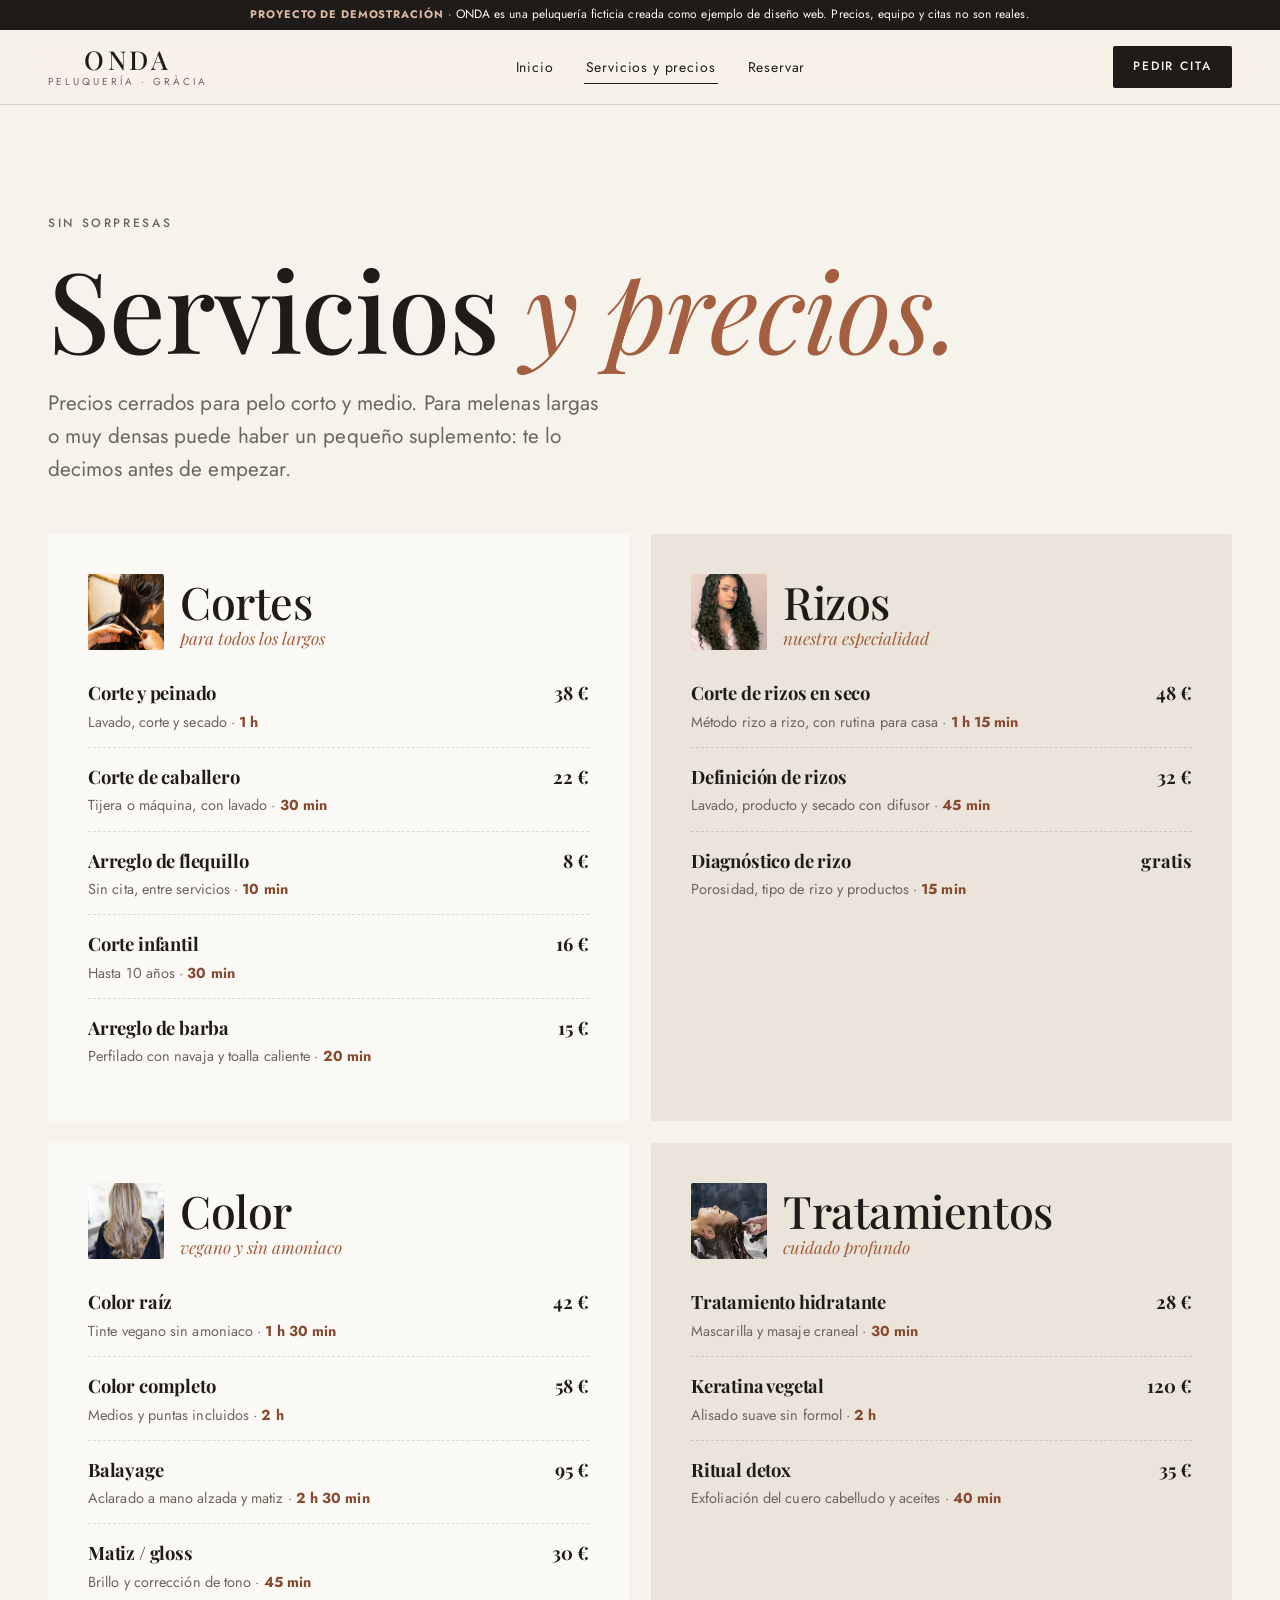
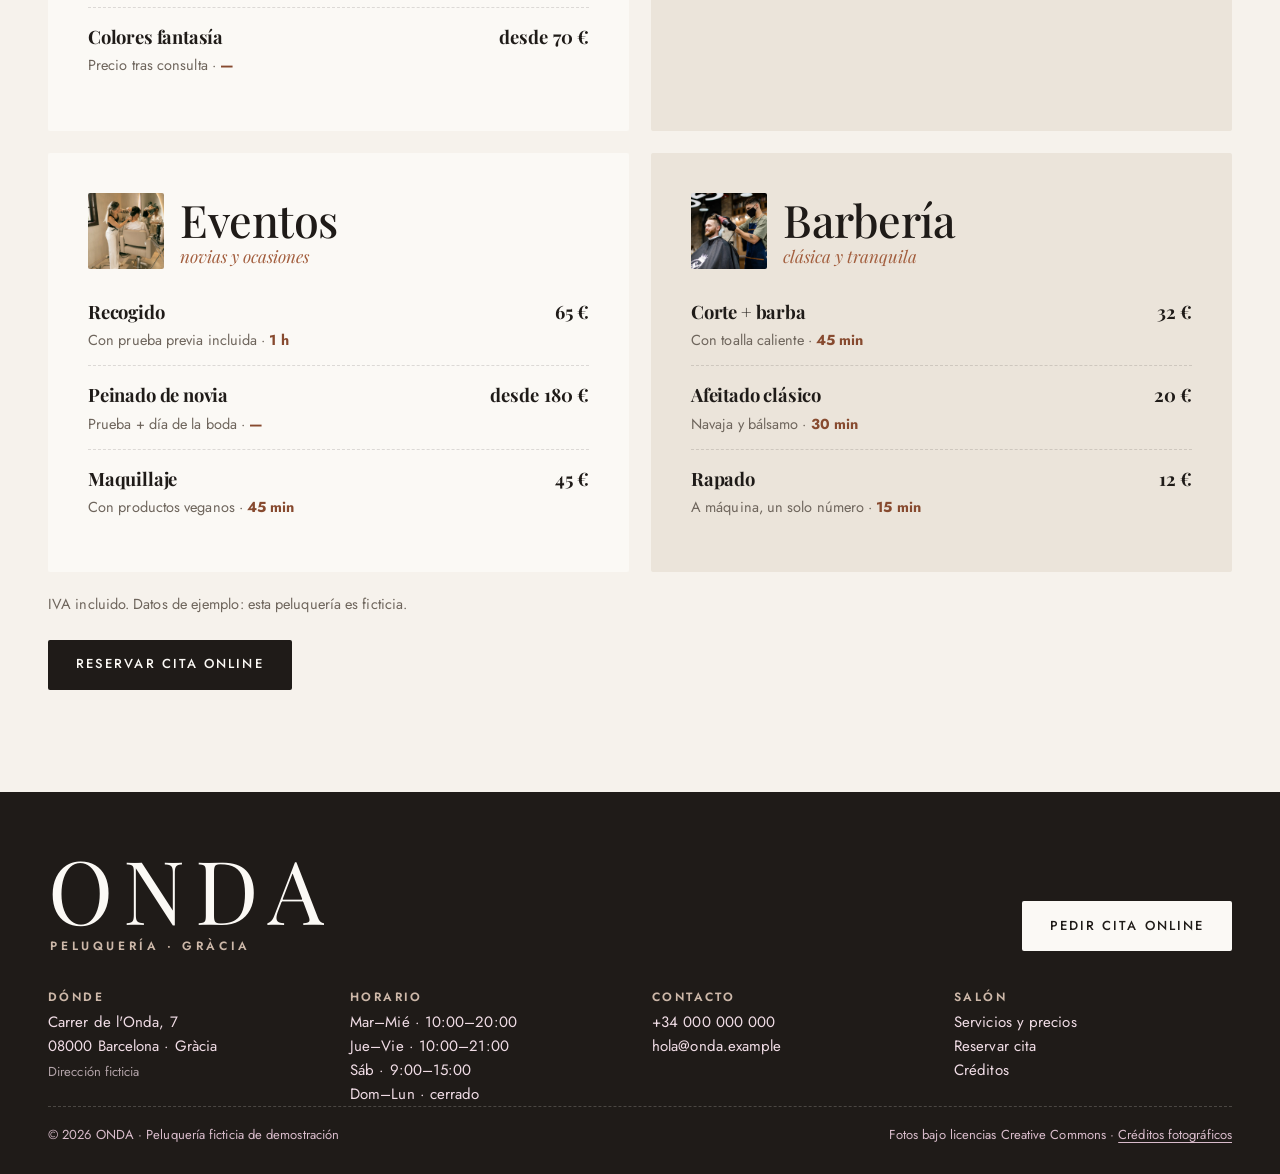
<file: servicios.html>
<!doctype html>
<html lang="es">
<head>
  <meta charset="utf-8">
  <meta name="viewport" content="width=device-width, initial-scale=1">
  <title>Servicios y precios · ONDA Peluquería · Gràcia</title>
  <meta name="description" content="Carta de servicios y precios de ONDA: cortes, rizos, color vegano, tratamientos, eventos y barbería. (Web de demostración.)">
  <meta name="robots" content="noindex, nofollow">
  <meta name="theme-color" content="#f6f2ec">
  <link rel="icon" href="assets/img/favicon.svg" type="image/svg+xml">
  <link rel="preconnect" href="https://fonts.googleapis.com">
  <link rel="preconnect" href="https://fonts.gstatic.com" crossorigin>
  <link rel="stylesheet" href="https://fonts.googleapis.com/css2?family=Playfair+Display:ital,wght@0,400;0,500;0,600;1,400;1,500&family=Jost:wght@300;400;500;600&display=swap">
  <link rel="stylesheet" href="styles.css?v=20261018">
  <link rel="stylesheet" href="pro.css?v=20261018">
  <script>document.documentElement.classList.add("js");setTimeout(function(){if(!window.__KB_OK)document.documentElement.classList.add("reveal-all");},3500);</script>
</head>
<body>
  <a class="skip-link" href="#main">Saltar al contenido</a>
  <div class="demo-bar" role="note"><span><b>Proyecto de demostración</b><span class="demo-long"> · ONDA es una peluquería ficticia creada como ejemplo de diseño web. Precios, equipo y citas no son reales.</span></span></div>
  <header class="nav">
    <div class="nav-inner">
      <a class="logo" href="index.html" aria-label="ONDA, inicio">ONDA<small>peluquería · gràcia</small></a>
      <nav class="nav-links" aria-label="Principal">
        <a href="index.html">Inicio</a>
        <a href="servicios.html" aria-current="page">Servicios y precios</a>
        <a href="reservar.html">Reservar</a>
      </nav>
      <div class="nav-right">
        <a class="btn btn-small" href="reservar.html">Pedir cita</a>
        <button class="burger" type="button" aria-expanded="false" aria-controls="menu" aria-label="Abrir menú"><span></span><span></span></button>
      </div>
    </div>
  </header>
  <nav class="menu" id="menu" aria-hidden="true" aria-label="Menú móvil">
    <a href="index.html">Inicio</a>
    <a href="servicios.html">Servicios y precios</a>
    <a href="reservar.html">Reservar</a>
    <a class="btn" href="reservar.html">Pedir cita online</a>
  </nav>

  <main id="main">
    <header class="page-head">
      <span class="goo g1" aria-hidden="true" data-float="0.1"></span><span class="goo g2" aria-hidden="true" data-float="-0.14"></span>
      <div class="wrap">
        <span class="eyebrow">sin sorpresas</span>
        <h1>Servicios <em>y precios.</em></h1>
        <p class="lead">Precios cerrados para pelo corto y medio. Para melenas largas o muy densas puede haber un pequeño suplemento: te lo decimos antes de empezar.</p>
      </div>
    </header>
    <div class="wrap" style="padding-bottom:clamp(56px,8vw,110px)">
      <div class="price-layout">
        <section class="p-cat" data-reveal style="--d:0ms" aria-labelledby="cat-0">
          <div class="p-cat-head"><div class="blob"><img src="assets/img/u-corte.webp" alt="Corte a tijera de una melena" width="1600" height="2000" loading="lazy" decoding="async"></div><div><h2 id="cat-0">Cortes</h2><span class="hand">para todos los largos</span></div></div>
          <ul class="p-list"><li><b>Corte y peinado</b><span class="pr">38 €</span><small>Lavado, corte y secado · <i>1 h</i></small></li><li><b>Corte de caballero</b><span class="pr">22 €</span><small>Tijera o máquina, con lavado · <i>30 min</i></small></li><li><b>Arreglo de flequillo</b><span class="pr">8 €</span><small>Sin cita, entre servicios · <i>10 min</i></small></li><li><b>Corte infantil</b><span class="pr">16 €</span><small>Hasta 10 años · <i>30 min</i></small></li><li><b>Arreglo de barba</b><span class="pr">15 €</span><small>Perfilado con navaja y toalla caliente · <i>20 min</i></small></li></ul>
        </section>
        <section class="p-cat" data-reveal style="--d:80ms" aria-labelledby="cat-1">
          <div class="p-cat-head"><div class="blob b2"><img src="assets/img/u-rizos.webp" alt="Joven con melena rizada larga" width="1600" height="2240" loading="lazy" decoding="async"></div><div><h2 id="cat-1">Rizos</h2><span class="hand">nuestra especialidad</span></div></div>
          <ul class="p-list"><li><b>Corte de rizos en seco</b><span class="pr">48 €</span><small>Método rizo a rizo, con rutina para casa · <i>1 h 15 min</i></small></li><li><b>Definición de rizos</b><span class="pr">32 €</span><small>Lavado, producto y secado con difusor · <i>45 min</i></small></li><li><b>Diagnóstico de rizo</b><span class="pr">gratis</span><small>Porosidad, tipo de rizo y productos · <i>15 min</i></small></li></ul>
        </section>
        <section class="p-cat" data-reveal style="--d:0ms" aria-labelledby="cat-2">
          <div class="p-cat-head"><div class="blob"><img src="assets/img/u-color.webp" alt="Melena con mechas balayage vista de espaldas" width="1600" height="2400" loading="lazy" decoding="async"></div><div><h2 id="cat-2">Color</h2><span class="hand">vegano y sin amoniaco</span></div></div>
          <ul class="p-list"><li><b>Color raíz</b><span class="pr">42 €</span><small>Tinte vegano sin amoniaco · <i>1 h 30 min</i></small></li><li><b>Color completo</b><span class="pr">58 €</span><small>Medios y puntas incluidos · <i>2 h</i></small></li><li><b>Balayage</b><span class="pr">95 €</span><small>Aclarado a mano alzada y matiz · <i>2 h 30 min</i></small></li><li><b>Matiz / gloss</b><span class="pr">30 €</span><small>Brillo y corrección de tono · <i>45 min</i></small></li><li><b>Colores fantasía</b><span class="pr">desde 70 €</span><small>Precio tras consulta · <i>—</i></small></li></ul>
        </section>
        <section class="p-cat" data-reveal style="--d:80ms" aria-labelledby="cat-3">
          <div class="p-cat-head"><div class="blob b2"><img src="assets/img/u-lavado.webp" alt="Lavado con masaje en el salón" width="1600" height="1067" loading="lazy" decoding="async"></div><div><h2 id="cat-3">Tratamientos</h2><span class="hand">cuidado profundo</span></div></div>
          <ul class="p-list"><li><b>Tratamiento hidratante</b><span class="pr">28 €</span><small>Mascarilla y masaje craneal · <i>30 min</i></small></li><li><b>Keratina vegetal</b><span class="pr">120 €</span><small>Alisado suave sin formol · <i>2 h</i></small></li><li><b>Ritual detox</b><span class="pr">35 €</span><small>Exfoliación del cuero cabelludo y aceites · <i>40 min</i></small></li></ul>
        </section>
        <section class="p-cat" data-reveal style="--d:0ms" aria-labelledby="cat-4">
          <div class="p-cat-head"><div class="blob"><img src="assets/img/u-mono.webp" alt="Peluquera haciendo un recogido" width="1600" height="2400" loading="lazy" decoding="async"></div><div><h2 id="cat-4">Eventos</h2><span class="hand">novias y ocasiones</span></div></div>
          <ul class="p-list"><li><b>Recogido</b><span class="pr">65 €</span><small>Con prueba previa incluida · <i>1 h</i></small></li><li><b>Peinado de novia</b><span class="pr">desde 180 €</span><small>Prueba + día de la boda · <i>—</i></small></li><li><b>Maquillaje</b><span class="pr">45 €</span><small>Con productos veganos · <i>45 min</i></small></li></ul>
        </section>
        <section class="p-cat" data-reveal style="--d:80ms" aria-labelledby="cat-5">
          <div class="p-cat-head"><div class="blob b2"><img src="assets/img/u-barbero.webp" alt="Barbero secando el pelo de un cliente" width="1600" height="2400" loading="lazy" decoding="async"></div><div><h2 id="cat-5">Barbería</h2><span class="hand">clásica y tranquila</span></div></div>
          <ul class="p-list"><li><b>Corte + barba</b><span class="pr">32 €</span><small>Con toalla caliente · <i>45 min</i></small></li><li><b>Afeitado clásico</b><span class="pr">20 €</span><small>Navaja y bálsamo · <i>30 min</i></small></li><li><b>Rapado</b><span class="pr">12 €</span><small>A máquina, un solo número · <i>15 min</i></small></li></ul>
        </section>
      </div>
      <p class="note">IVA incluido. Datos de ejemplo: esta peluquería es ficticia.</p>
      <p style="margin-top:24px"><a class="btn" href="reservar.html">Reservar cita online</a></p>
    </div>
  </main>

  <div class="wave" aria-hidden="true"><svg viewBox="0 0 1800 100" preserveAspectRatio="none"><path d="M0 50 C 150 10, 300 90, 450 50 S 750 10, 900 50 S 1200 90, 1350 50 S 1650 10, 1800 50 V100 H0 Z" fill="#3a1631"/></svg><svg viewBox="0 0 1800 100" preserveAspectRatio="none"><path d="M0 50 C 150 10, 300 90, 450 50 S 750 10, 900 50 S 1200 90, 1350 50 S 1650 10, 1800 50 V100 H0 Z" fill="#3a1631" transform="translate(0 12)"/></svg></div>
  <footer class="footer">
    <div class="wrap">
      <div class="foot-top">
        <p class="foot-big">ONDA<span>peluquería · gràcia</span></p>
        <a class="btn btn-light" href="reservar.html">Pedir cita online</a>
      </div>
      <div class="foot-grid">
        <div><h2>Dónde</h2><p>Carrer de l'Onda, 7<br>08000 Barcelona · Gràcia</p><p style="font-size:13px;opacity:.7;margin-top:4px">Dirección ficticia</p></div>
        <div><h2>Horario</h2><ul><li>Mar–Mié · 10:00–20:00</li><li>Jue–Vie · 10:00–21:00</li><li>Sáb · 9:00–15:00</li><li>Dom–Lun · cerrado</li></ul></div>
        <div><h2>Contacto</h2><ul><li>+34 000 000 000</li><li>hola@onda.example</li></ul></div>
        <div><h2>Salón</h2><ul><li><a href="servicios.html">Servicios y precios</a></li><li><a href="reservar.html">Reservar cita</a></li><li><a href="creditos.html">Créditos</a></li></ul></div>
      </div>
      <div class="foot-bottom"><span>© 2026 ONDA · Peluquería ficticia de demostración</span><span>Fotos bajo licencias Creative Commons · <a href="creditos.html">Créditos fotográficos</a></span></div>
    </div>
  </footer>
  <script defer src="lib/gsap.min.js?v=20260927"></script>
  <script defer src="lib/ScrollTrigger.min.js?v=20260927"></script>
  <script defer src="lib/manifest.js?v=20260927"></script>
  <script defer src="main.js?v=20260927"></script>
</body>
</html>
</file>
<file: styles.css>
/* =============================================================
   ONDA — Peluquería · Gràcia, Barcelona
   Archetype: Liquid wave (organic blobs, SVG waves, soft palette)
   ============================================================= */

/* 1. Tokens ---------------------------------------------------- */
:root {
  --blush:   #f6e3da;
  --blush-2: #efd2c5;
  --sand:    #fbf3ee;
  --plum:    #3a1631;
  --plum-2:  #5b2a4d;
  --ink-2:   #6d4a60;
  --coral:   #ff6a4d;
  --coral-2: #e8502f;
  --sage:    #a9c2a7;
  --line:    rgba(58, 22, 49, 0.14);

  --display: "Bricolage Grotesque", "Trebuchet MS", system-ui, sans-serif;
  --sans:    "Figtree", "Segoe UI", system-ui, sans-serif;
  --hand:    "Caveat", "Comic Sans MS", cursive;

  --gutter: clamp(16px, 4vw, 48px);
  --maxw: 1280px;
  --demo-h: 30px;
  --nav-h: 76px;
  --ease: cubic-bezier(0.16, 1, 0.3, 1);
  --bounce: cubic-bezier(0.34, 1.56, 0.64, 1);
}

/* 2. Reset & base ---------------------------------------------- */
*, *::before, *::after { box-sizing: border-box; margin: 0; padding: 0; }
html { -webkit-text-size-adjust: 100%; overflow-x: clip; scroll-behavior: smooth; scroll-padding-top: calc(var(--demo-h) + var(--nav-h) + 16px); }
body { font-family: var(--sans); font-size: 17px; line-height: 1.6; color: var(--plum); background: var(--blush); -webkit-font-smoothing: antialiased; overflow-x: clip; padding-top: var(--demo-h); }
img, svg { display: block; max-width: 100%; }
img { height: auto; }
button, input, select, textarea { font: inherit; color: inherit; }
button { cursor: pointer; border: 0; background: none; }
a { color: inherit; text-decoration: none; }
ul, ol { list-style: none; }
p { text-wrap: pretty; }
h1, h2, h3 { font-family: var(--display); font-weight: 700; line-height: .98; letter-spacing: -0.035em; text-wrap: balance; }
h1 em, h2 em, h3 em { font-style: normal; color: var(--coral); }
::selection { background: var(--coral); color: #fff; }
:focus-visible { outline: 2.5px solid var(--coral); outline-offset: 3px; border-radius: 10px; }

/* 3. Utilities ------------------------------------------------- */
.skip-link { position: fixed; top: -100px; left: 1rem; z-index: 999; padding: .6rem 1rem; border-radius: 12px; background: var(--plum); color: #fff; }
.skip-link:focus { top: 1rem; }
.sr-only { position: absolute; width: 1px; height: 1px; overflow: hidden; clip: rect(0 0 0 0); white-space: nowrap; }
.wrap { width: 100%; max-width: var(--maxw); margin-inline: auto; padding-inline: var(--gutter); }
.section { padding-block: clamp(64px, 9vw, 130px); position: relative; }
.hand { font-family: var(--hand); font-weight: 600; font-size: 1.6em; line-height: 1; color: var(--coral); letter-spacing: 0; }
.eyebrow { font-family: var(--hand); font-size: 26px; font-weight: 600; color: var(--coral); line-height: 1; display: inline-block; transform: rotate(-3deg); }
.lead { font-size: clamp(1.08rem, 1.7vw, 1.3rem); color: var(--ink-2); max-width: 46ch; }
.muted { color: var(--ink-2); }

.btn {
  display: inline-flex; align-items: center; justify-content: center; gap: 10px;
  min-height: 54px; padding: 0 26px; border-radius: 999px;
  font-family: var(--display); font-weight: 700; font-size: 16px; letter-spacing: -.01em;
  background: var(--plum); color: var(--sand);
  transition: transform .5s var(--bounce), background .3s, box-shadow .4s;
  box-shadow: 0 10px 0 -2px rgba(58,22,49,.18);
}
.btn:hover { transform: translateY(-3px) rotate(-1deg); background: var(--coral); }
.btn:active { transform: translateY(1px); box-shadow: 0 4px 0 -2px rgba(58,22,49,.18); }
.btn-soft { background: var(--sand); color: var(--plum); box-shadow: inset 0 0 0 1.5px var(--plum); }
.btn-soft:hover { background: var(--plum); color: var(--sand); }
.btn-small { min-height: 44px; padding: 0 20px; font-size: 14.5px; }

/* Demo bar */
.demo-bar { position: fixed; inset: 0 0 auto 0; z-index: 90; height: var(--demo-h); display: flex; align-items: center; justify-content: center; padding: 0 12px; background: var(--plum); color: var(--sand); font-size: 12px; white-space: nowrap; overflow: hidden; }
.demo-bar > span { overflow: hidden; text-overflow: ellipsis; }
.demo-bar b { font-weight: 700; letter-spacing: .08em; text-transform: uppercase; font-size: 11px; color: #ffb3a3; }
.demo-long { display: none; }
@media (min-width: 720px) { .demo-long { display: inline; } }

/* 4. Nav ------------------------------------------------------- */
.nav { position: fixed; z-index: 50; left: 0; right: 0; top: calc(var(--demo-h) + 10px); padding-inline: var(--gutter); }
.nav-inner { max-width: var(--maxw); margin-inline: auto; height: 62px; padding: 0 8px 0 22px; border-radius: 999px; display: flex; align-items: center; justify-content: space-between; gap: 16px; background: rgba(251, 243, 238, .9); box-shadow: 0 10px 30px -18px rgba(58,22,49,.4); }
@supports (backdrop-filter: blur(10px)) { .nav-inner { background: rgba(251,243,238,.72); backdrop-filter: blur(14px) saturate(150%); -webkit-backdrop-filter: blur(14px) saturate(150%); } }
.logo { display: inline-flex; align-items: center; gap: 8px; font-family: var(--display); font-weight: 800; font-size: 25px; letter-spacing: -.05em; }
.logo svg { width: 34px; height: 20px; }
.nav-links { display: none; gap: 4px; }
.nav-links a { position: relative; padding: 8px 14px; border-radius: 999px; font-weight: 600; font-size: 15px; transition: background .25s, color .25s; }
.nav-links a:hover { background: var(--blush-2); }
.nav-links a[aria-current="page"] { background: var(--plum); color: var(--sand); }
.nav-right { display: flex; align-items: center; gap: 8px; }
.nav-right .btn { display: none; }
.burger { width: 46px; height: 46px; border-radius: 50%; display: grid; place-content: center; gap: 5px; background: var(--plum); }
.burger span { width: 18px; height: 2px; border-radius: 2px; background: var(--sand); transition: transform .4s var(--ease); }
.burger[aria-expanded="true"] span:nth-child(1) { transform: translateY(3.5px) rotate(45deg); }
.burger[aria-expanded="true"] span:nth-child(2) { transform: translateY(-3.5px) rotate(-45deg); }
.menu { position: fixed; z-index: 49; inset: calc(var(--demo-h) + 82px) var(--gutter) auto; padding: 14px; border-radius: 28px; background: var(--sand); box-shadow: 0 30px 60px -30px rgba(58,22,49,.5); opacity: 0; transform: translateY(-12px) scale(.97); visibility: hidden; transition: opacity .3s, transform .5s var(--bounce), visibility 0s .5s; }
.menu.is-open { opacity: 1; transform: none; visibility: visible; transition: opacity .3s, transform .5s var(--bounce), visibility 0s; }
.menu a { display: block; padding: 12px 14px; border-radius: 16px; font-family: var(--display); font-weight: 700; font-size: 28px; letter-spacing: -.03em; }
.menu a:hover { background: var(--blush); }
.menu .btn { display: flex; width: 100%; margin-top: 8px; font-size: 16px; color: var(--sand); }

/* 5. Liquid blobs ---------------------------------------------- */
.blob { position: relative; overflow: hidden; border-radius: 42% 58% 63% 37% / 41% 44% 56% 59%; animation: morph 14s ease-in-out infinite; will-change: border-radius; background: var(--blush-2); }
.blob img { width: 100%; height: 100%; object-fit: cover; }
.blob.b2 { animation-duration: 17s; animation-delay: -5s; }
.blob.b3 { animation-duration: 20s; animation-delay: -9s; }
@keyframes morph {
  0%, 100% { border-radius: 42% 58% 63% 37% / 41% 44% 56% 59%; }
  25%      { border-radius: 58% 42% 38% 62% / 55% 38% 62% 45%; }
  50%      { border-radius: 36% 64% 52% 48% / 62% 56% 44% 38%; }
  75%      { border-radius: 61% 39% 45% 55% / 40% 62% 38% 60%; }
}
.goo { position: absolute; pointer-events: none; border-radius: 50%; filter: blur(2px); animation: morph 16s ease-in-out infinite, drift 12s ease-in-out infinite; }
@keyframes drift { 50% { transform: translate(14px, -18px) rotate(8deg); } }

/* Waves (section dividers) */
.wave { display: block; width: 100%; height: clamp(50px, 7vw, 110px); position: relative; }
.wave svg { position: absolute; top: 0; left: 0; max-width: none; width: 200%; height: 100%; animation: waveMove 16s linear infinite; }
.wave svg + svg { animation-duration: 24s; animation-direction: reverse; opacity: .5; }
@keyframes waveMove { to { transform: translateX(-50%); } }

/* 6. HERO ------------------------------------------------------ */
.hero { position: relative; padding-top: calc(var(--nav-h) + 56px); padding-bottom: clamp(30px, 5vw, 60px); overflow: hidden; }
.hero-grid { display: grid; gap: 36px; align-items: center; }
.hero h1 { font-size: clamp(3.2rem, 10vw, 7.8rem); line-height: .92; margin: 14px 0 22px; }
.hero h1 .hand { display: inline-block; font-size: .72em; transform: rotate(-4deg) translateY(-.1em); margin-left: .05em; }
.hero-actions { display: flex; flex-wrap: wrap; gap: 12px; margin-top: 30px; }
.hero-meta { display: flex; flex-wrap: wrap; gap: 8px 22px; margin-top: 30px; font-weight: 600; font-size: 15px; }
.hero-meta span { display: inline-flex; align-items: center; gap: 8px; }
.hero-meta i { width: 10px; height: 10px; border-radius: 50%; background: var(--sage); }
.hero-meta .open i { background: #5aa05a; box-shadow: 0 0 0 4px rgba(90,160,90,.2); }
.hero-visual { position: relative; width: min(100%, 540px); margin-inline: auto; aspect-ratio: 1; }
.hero-visual .blob { position: absolute; inset: 4% 6% 6% 4%; box-shadow: 0 40px 80px -40px rgba(58,22,49,.55); }
.hero-visual .goo.g1 { width: 30%; aspect-ratio: 1; right: -2%; top: 2%; background: var(--coral); opacity: .9; }
.hero-visual .goo.g2 { width: 18%; aspect-ratio: 1; left: -3%; bottom: 10%; background: var(--sage); animation-delay: -4s, -3s; }
.sticker { position: absolute; left: -2%; top: 58%; z-index: 2; width: 120px; aspect-ratio: 1; border-radius: 50%; background: var(--sand); display: grid; place-items: center; text-align: center; box-shadow: 0 16px 30px -16px rgba(58,22,49,.5); transform: rotate(-12deg); }
.sticker b { font-family: var(--display); font-size: 28px; line-height: 1; letter-spacing: -.04em; display: block; }
.sticker span { font-family: var(--hand); font-size: 20px; color: var(--coral); line-height: 1; }
.js .hero [data-in] { opacity: 0; transform: translateY(24px); transition: opacity .9s var(--ease), transform 1.1s var(--ease); transition-delay: var(--d, 0ms); }
.js .is-loaded .hero [data-in] { opacity: 1; transform: none; }
.js .hero .sticker[data-in] { transform: rotate(-30deg) scale(.5); transition: opacity .5s, transform .9s var(--bounce); }
.js .is-loaded .hero .sticker[data-in] { transform: rotate(-12deg); }

/* Marquee words */
.words { overflow: hidden; white-space: nowrap; padding-block: 18px; background: var(--plum); color: var(--sand); }
.words-track { display: inline-flex; gap: 34px; animation: waveMove 32s linear infinite; }
.words-track span { font-family: var(--display); font-weight: 700; font-size: clamp(1.6rem, 3.6vw, 2.8rem); letter-spacing: -.03em; display: inline-flex; align-items: center; gap: 34px; }
.words-track span::after { content: ""; width: 26px; height: 16px; background: var(--coral); border-radius: 42% 58% 63% 37% / 41% 44% 56% 59%; }

/* 7. Services cards ------------------------------------------- */
.head { display: grid; gap: 12px; margin-bottom: clamp(32px, 5vw, 60px); max-width: 700px; }
.head h2 { font-size: clamp(2.4rem, 6vw, 4.6rem); }
.head.center { margin-inline: auto; text-align: center; justify-items: center; }
.svc-grid { display: grid; gap: 18px; }
.svc { position: relative; padding: 26px; border-radius: 32px; background: var(--sand); display: flex; flex-direction: column; gap: 12px; transition: transform .6s var(--bounce), border-radius .6s var(--ease), background .3s; overflow: hidden; }
.svc:hover { transform: translateY(-6px) rotate(-.8deg); border-radius: 44px 28px 48px 24px; }
.svc .ic { width: 58px; height: 58px; display: grid; place-items: center; border-radius: 42% 58% 63% 37% / 41% 44% 56% 59%; background: var(--blush); color: var(--coral); }
.svc .ic svg { width: 28px; height: 28px; }
.svc h3 { font-size: 1.6rem; }
.svc p { color: var(--ink-2); font-size: .98rem; }
.svc .foot { margin-top: auto; padding-top: 12px; display: flex; justify-content: space-between; align-items: baseline; border-top: 1.5px dashed var(--line); }
.svc .foot b { font-family: var(--display); font-size: 1.3rem; }
.svc .foot a { font-weight: 700; color: var(--coral-2); }
.svc.feature { background: var(--plum); color: var(--sand); }
.svc.feature p { color: #e8c9d6; }
.svc.feature .ic { background: var(--plum-2); color: #ffb3a3; }
.svc.feature .foot { border-color: rgba(251,243,238,.25); }
.svc.feature .foot a { color: #ffb3a3; }

/* 8. Split story ---------------------------------------------- */
.story { display: grid; gap: 40px; align-items: center; }
.story-media { position: relative; width: min(100%, 520px); aspect-ratio: 1; margin-inline: auto; }
.story-media .blob.main { position: absolute; inset: 0 12% 12% 0; }
.story-media .blob.small { position: absolute; width: 44%; aspect-ratio: 1; right: 0; bottom: 0; border: 8px solid var(--blush); }
.story h2 { font-size: clamp(2.4rem, 5.6vw, 4.2rem); margin: 12px 0 18px; }
.story p + p { margin-top: 1em; }
.story p { color: var(--ink-2); }
.checks { display: grid; gap: 10px; margin-top: 22px; }
.checks li { display: flex; gap: 12px; align-items: flex-start; font-weight: 600; }
.checks li::before { content: ""; flex: none; width: 22px; height: 22px; margin-top: 2px; border-radius: 42% 58% 63% 37% / 41% 44% 56% 59%; background: var(--coral) url("data:image/svg+xml;utf8,<svg xmlns='http://www.w3.org/2000/svg' viewBox='0 0 24 24'><path d='M6 12l4 4 8-8' fill='none' stroke='white' stroke-width='3' stroke-linecap='round' stroke-linejoin='round'/></svg>") center / 70% no-repeat; }

/* 9. Team ------------------------------------------------------ */
.team-band { background: var(--plum); color: var(--sand); }
.team-band .head h2 em { color: #ffb3a3; }
.team { display: grid; gap: 16px; }
.member { display: flex; gap: 16px; align-items: center; padding: 18px; border-radius: 28px; background: var(--plum-2); transition: transform .5s var(--bounce); }
.member:hover { transform: translateY(-4px) rotate(1deg); }
.member .av { width: 74px; height: 74px; flex: none; display: grid; place-items: center; font-family: var(--display); font-weight: 800; font-size: 24px; color: var(--plum); background: #ffb3a3; border-radius: 42% 58% 63% 37% / 41% 44% 56% 59%; animation: morph 12s ease-in-out infinite; }
.member:nth-child(2) .av { background: var(--sage); animation-delay: -3s; }
.member:nth-child(3) .av { background: #f7d774; animation-delay: -6s; }
.member:nth-child(4) .av { background: #c9b6ff; animation-delay: -9s; }
.member b { font-family: var(--display); font-size: 1.25rem; display: block; letter-spacing: -.02em; }
.member span { font-size: 14.5px; color: #e8c9d6; }
.member .spec { display: block; margin-top: 6px; font-family: var(--hand); font-size: 20px; color: #ffb3a3; line-height: 1; }

/* 10. Reviews -------------------------------------------------- */
.reviews { display: grid; gap: 16px; }
.review { padding: 26px; border-radius: 32px; background: var(--sand); position: relative; }
.review:nth-child(2) { background: var(--blush-2); }
.review .stars { color: var(--coral); letter-spacing: 3px; font-size: 18px; }
.review p { font-family: var(--display); font-weight: 600; font-size: 1.2rem; line-height: 1.35; letter-spacing: -.02em; margin: 10px 0 16px; }
.review footer { font-size: 14.5px; color: var(--ink-2); }
.review footer b { color: var(--plum); }

/* 11. Big CTA -------------------------------------------------- */
.cta { position: relative; overflow: hidden; border-radius: 48px; padding: clamp(40px, 7vw, 90px) clamp(24px, 5vw, 70px); background: var(--coral); color: var(--plum); text-align: center; display: grid; justify-items: center; gap: 18px; isolation: isolate; }
.cta h2 { font-size: clamp(2.6rem, 7.6vw, 6rem); max-width: 14ch; }
.cta p { max-width: 42ch; font-size: 1.1rem; }
.cta .goo { z-index: -1; opacity: .5; }
.cta .goo.g1 { width: 280px; aspect-ratio: 1; left: -60px; top: -80px; background: #ffb3a3; }
.cta .goo.g2 { width: 220px; aspect-ratio: 1; right: -40px; bottom: -70px; background: var(--plum-2); opacity: .35; animation-delay: -6s, -4s; }
.cta .btn { background: var(--plum); }
.cta .btn:hover { background: var(--sand); color: var(--plum); }

/* 12. Page head ------------------------------------------------ */
.page-head { position: relative; padding-top: calc(var(--nav-h) + clamp(56px, 8vw, 110px)); padding-bottom: clamp(24px, 4vw, 48px); overflow: hidden; }
.page-head h1 { font-size: clamp(3rem, 9vw, 7rem); margin: 12px 0 18px; }
.page-head .goo.g1 { width: clamp(160px, 26vw, 340px); aspect-ratio: 1; right: 4%; top: 30%; background: var(--coral); opacity: .85; z-index: -1; }
.page-head .goo.g2 { width: clamp(80px, 12vw, 160px); aspect-ratio: 1; right: 26%; top: 70%; background: var(--sage); z-index: -1; animation-delay: -5s, -2s; }
.page-head { isolation: isolate; }
.page-head .wrap { position: relative; z-index: 1; }
@media (max-width: 719px) { .page-head .goo.g1 { top: 4%; right: -22%; opacity: .45; } .page-head .goo.g2 { display: none; } }

/* 13. Price list ----------------------------------------------- */
.price-layout { display: grid; gap: 22px; }
.p-cat { padding: clamp(22px, 4vw, 40px); border-radius: 36px; background: var(--sand); }
.p-cat:nth-child(even) { background: var(--blush-2); }
.p-cat-head { display: flex; align-items: center; gap: 16px; margin-bottom: 14px; }
.p-cat-head .blob { width: 76px; height: 76px; flex: none; }
.p-cat-head h2 { font-size: clamp(1.9rem, 4vw, 2.8rem); }
.p-cat-head .hand { font-size: 22px; display: block; margin-top: 4px; }
.p-list li { display: grid; grid-template-columns: 1fr auto; gap: 2px 16px; padding: 14px 0; border-bottom: 1.5px dashed var(--line); }
.p-list li:last-child { border-bottom: 0; }
.p-list b { font-family: var(--display); font-size: 1.15rem; letter-spacing: -.01em; }
.p-list .pr { font-family: var(--display); font-weight: 700; font-size: 1.15rem; text-align: right; white-space: nowrap; }
.p-list small { grid-column: 1 / -1; color: var(--ink-2); font-size: 14.5px; }
.p-list small i { font-style: normal; font-weight: 700; color: var(--coral-2); }
.note { font-size: 14.5px; color: var(--ink-2); margin-top: 20px; }

/* 14. Booking wizard ------------------------------------------- */
.booking { display: grid; gap: 22px; align-items: start; }
.steps-bar { display: flex; gap: 6px; margin-bottom: 20px; }
.steps-bar li { flex: 1; display: grid; gap: 6px; font-size: 13px; font-weight: 700; color: var(--ink-2); }
.steps-bar li::before { content: ""; height: 6px; border-radius: 99px; background: var(--blush-2); transition: background .4s; }
.steps-bar li.done::before, .steps-bar li.current::before { background: var(--coral); }
.steps-bar li.current { color: var(--plum); }
.wiz { border-radius: 36px; background: var(--sand); padding: clamp(20px, 4vw, 40px); }
.step-panel { display: grid; gap: 18px; }
.step-panel[hidden] { display: none; }
.js .step-panel:not([hidden]) { animation: panelIn .6s var(--ease); }
@keyframes panelIn { from { opacity: 0; transform: translateX(18px); } }
.step-panel h2 { font-size: clamp(1.8rem, 4vw, 2.6rem); }
.opt-grid { display: grid; gap: 10px; }
.opt { position: relative; }
.opt input { position: absolute; opacity: 0; pointer-events: none; }
.opt label { display: grid; grid-template-columns: 1fr auto; gap: 2px 14px; align-items: center; padding: 16px 18px; border-radius: 22px; background: #fff; box-shadow: inset 0 0 0 1.5px var(--line); cursor: pointer; transition: box-shadow .25s, background .25s, transform .4s var(--bounce), border-radius .5s var(--ease); }
.opt label:hover { transform: translateY(-2px); }
.opt label b { font-family: var(--display); font-size: 1.1rem; letter-spacing: -.01em; }
.opt label small { grid-column: 1; color: var(--ink-2); font-size: 14px; }
.opt label .pr { grid-row: 1 / span 2; grid-column: 2; font-family: var(--display); font-weight: 700; font-size: 1.1rem; }
.opt input:checked + label { background: var(--plum); color: var(--sand); box-shadow: none; border-radius: 30px 18px 34px 16px; }
.opt input:checked + label small { color: #e8c9d6; }
.opt input:focus-visible + label { outline: 2.5px solid var(--coral); outline-offset: 2px; }
.stylists { grid-template-columns: repeat(auto-fill, minmax(150px, 1fr)); }
.stylists label { grid-template-columns: 1fr; justify-items: center; text-align: center; gap: 8px; padding: 18px 12px; }
.stylists label .av { width: 58px; height: 58px; display: grid; place-items: center; font-family: var(--display); font-weight: 800; color: var(--plum); background: #ffb3a3; border-radius: 42% 58% 63% 37% / 41% 44% 56% 59%; }
.stylists label small, .stylists label .pr { grid-column: auto; grid-row: auto; }
.cal-head { display: flex; justify-content: space-between; align-items: center; }
.cal-head b { font-family: var(--display); font-size: 1.2rem; text-transform: capitalize; }
.cal-nav { display: flex; gap: 6px; }
.cal-nav button { width: 40px; height: 40px; border-radius: 50%; background: #fff; box-shadow: inset 0 0 0 1.5px var(--line); font-weight: 700; }
.cal-nav button:disabled { opacity: .35; cursor: not-allowed; }
.cal { display: grid; grid-template-columns: repeat(7, 1fr); gap: 6px; text-align: center; }
.cal .dow { font-size: 12px; font-weight: 700; color: var(--ink-2); padding: 4px 0; }
.cal button { height: clamp(40px, 6vw, 52px); border-radius: 16px; background: #fff; font-weight: 700; font-size: 15px; box-shadow: inset 0 0 0 1.5px var(--line); transition: background .2s, color .2s, transform .3s var(--bounce); }
.cal button:hover:not(:disabled) { transform: scale(1.06); }
.cal button:disabled { background: transparent; box-shadow: none; color: rgba(58,22,49,.3); cursor: not-allowed; text-decoration: line-through; }
.cal button[aria-pressed="true"] { background: var(--coral); color: #fff; box-shadow: none; border-radius: 42% 58% 63% 37% / 41% 44% 56% 59%; }
.cal .today { box-shadow: inset 0 0 0 2px var(--plum); }
.times { display: flex; flex-wrap: wrap; gap: 8px; }
.times button { padding: 10px 14px; border-radius: 999px; background: #fff; box-shadow: inset 0 0 0 1.5px var(--line); font-weight: 700; font-size: 14.5px; font-variant-numeric: tabular-nums; transition: background .2s, color .2s; }
.times button[aria-pressed="true"] { background: var(--plum); color: var(--sand); box-shadow: none; }
.times button:disabled { opacity: .35; text-decoration: line-through; cursor: not-allowed; }
.times-empty { color: var(--ink-2); font-size: 15px; }
.wiz-nav[hidden] { display: none; }
.wiz-nav { display: flex; justify-content: space-between; gap: 10px; margin-top: 8px; }
.wiz-nav .btn[disabled] { opacity: .4; pointer-events: none; }
.field { display: grid; gap: 7px; }
.field label { font-weight: 700; font-size: 14px; }
.field input, .field textarea { width: 100%; min-height: 54px; padding: 12px 18px; border-radius: 18px; border: 0; background: #fff; box-shadow: inset 0 0 0 1.5px var(--line); font-size: 16px; transition: box-shadow .25s; }
.field textarea { min-height: 90px; resize: vertical; }
.field input:focus, .field textarea:focus { outline: none; box-shadow: inset 0 0 0 2.5px var(--coral); }
.field.is-invalid input { box-shadow: inset 0 0 0 2.5px #d23a50; }
.field .err { font-size: 13px; color: #c02c45; min-height: 1em; }
.form-row { display: grid; gap: 16px; }
.wiz-err { color: #c02c45; font-weight: 600; font-size: 14.5px; min-height: 1.2em; }

.summary { border-radius: 36px; padding: 26px; background: var(--plum); color: var(--sand); display: grid; gap: 14px; position: relative; overflow: hidden; isolation: isolate; }
.summary .goo { z-index: -1; width: 180px; aspect-ratio: 1; right: -50px; top: -60px; background: var(--coral); opacity: .55; }
.summary h2 { font-size: 1.6rem; }
.summary dl { display: grid; gap: 10px; }
.summary dl div { display: flex; justify-content: space-between; gap: 14px; padding-bottom: 10px; border-bottom: 1.5px dashed rgba(251,243,238,.2); }
.summary dt { color: #e8c9d6; font-size: 14.5px; }
.summary dd { font-weight: 700; text-align: right; }
.summary .total { display: flex; justify-content: space-between; align-items: baseline; }
.summary .total b { font-family: var(--display); font-size: 2.6rem; letter-spacing: -.04em; line-height: 1; }
.summary .hand { color: #ffb3a3; font-size: 22px; }
.done-panel { text-align: center; justify-items: center; }
.done-panel .blob { width: 120px; height: 120px; background: var(--coral); display: grid; place-items: center; }
.done-panel .blob svg { width: 54px; color: #fff; }
.done-panel .blob svg path { stroke-dasharray: 40; stroke-dashoffset: 40; animation: draw .8s .3s var(--ease) forwards; }
@keyframes draw { to { stroke-dashoffset: 0; } }

/* Info cards */
.info { display: grid; gap: 16px; }
.info-card { border-radius: 32px; background: var(--sand); padding: 24px; }
.info-card h2 { font-size: 1.4rem; margin-bottom: 12px; }
.hours li { display: flex; justify-content: space-between; gap: 12px; padding: 8px 0; border-bottom: 1.5px dashed var(--line); font-size: 15px; }
.hours li:last-child { border-bottom: 0; }
.hours li span:last-child { font-weight: 700; font-variant-numeric: tabular-nums; }
.hours li.is-today { color: var(--coral-2); }
.hours li.is-today span:first-child::after { content: " · hoy"; font-family: var(--hand); font-size: 20px; }

/* Credits */
.credits li { padding: 18px 22px; border-radius: 24px; background: var(--sand); display: grid; gap: 4px; font-size: 14.5px; }
.credits li + li { margin-top: 10px; }
.credits strong { font-family: var(--display); font-size: 1.05rem; }
.credits a { color: var(--coral-2); font-weight: 600; }

/* 15. Footer --------------------------------------------------- */
.footer { background: var(--plum); color: var(--sand); }
.footer .wave svg path { fill: var(--plum); }
.foot-top { display: grid; gap: 30px; padding-block: clamp(30px, 5vw, 60px) 40px; }
.foot-big { font-family: var(--display); font-weight: 800; font-size: clamp(3.2rem, 12vw, 9rem); line-height: .85; letter-spacing: -.06em; }
.foot-big span { color: #ffb3a3; font-family: var(--hand); font-weight: 600; font-size: .42em; letter-spacing: 0; display: block; margin: .1em 0 0 .2em; transform: rotate(-4deg); transform-origin: 0 50%; }
.foot-grid { display: grid; grid-template-columns: 1fr 1fr; gap: 24px; }
.foot-grid h2 { font-family: var(--hand); font-weight: 600; font-size: 24px; color: #ffb3a3; margin-bottom: 6px; letter-spacing: 0; }
.foot-grid p, .foot-grid li { font-size: 15px; color: #f1dde6; }
.foot-grid a:hover { color: #ffb3a3; }
.foot-bottom { display: flex; flex-wrap: wrap; justify-content: space-between; gap: 10px; padding: 18px 0 28px; border-top: 1.5px dashed rgba(251,243,238,.2); font-size: 13px; color: #d9bccb; }
.foot-bottom a { text-decoration: underline; text-underline-offset: 3px; }

/* 16. Reveal --------------------------------------------------- */
.js [data-reveal] { opacity: 0; transform: translateY(26px) scale(.98); transition: opacity .9s var(--ease), transform 1s var(--bounce); transition-delay: var(--d, 0ms); }
.js [data-reveal].is-revealed { opacity: 1; transform: none; }
.reveal-all [data-reveal], .reveal-all [data-in] { opacity: 1 !important; transform: none !important; }
.reveal[data-split] { opacity: 1; transform: none; }
@view-transition { navigation: auto; }

/* 17. Responsive ----------------------------------------------- */
@media (min-width: 540px) {
  .form-row { grid-template-columns: 1fr 1fr; }
  .team { grid-template-columns: 1fr 1fr; }
}
@media (min-width: 720px) {
  .svc-grid { grid-template-columns: 1fr 1fr; }
  .reviews { grid-template-columns: repeat(3, 1fr); }
  .review:nth-child(2) { transform: translateY(28px); }
  .price-layout { grid-template-columns: 1fr 1fr; }
  .foot-grid { grid-template-columns: repeat(4, 1fr); }
  .opt-grid.services-opts { grid-template-columns: 1fr 1fr; }
}
@media (min-width: 960px) {
  .nav-links { display: flex; }
  .nav-right .btn { display: inline-flex; }
  .burger, .menu { display: none; }
  .hero-grid { grid-template-columns: 1.1fr 1fr; gap: 48px; }
  .svc-grid { grid-template-columns: repeat(3, 1fr); }
  .story { grid-template-columns: 1fr 1fr; gap: 72px; }
  .team { grid-template-columns: repeat(4, 1fr); }
  .member { flex-direction: column; align-items: flex-start; }
  .booking { grid-template-columns: 1.6fr 1fr; gap: 28px; }
  .summary { position: sticky; top: calc(var(--demo-h) + var(--nav-h) + 30px); }
  .foot-top { grid-template-columns: 1fr auto; align-items: end; }
}

/* 18. Reduced motion — only intrusive bits -------------------- */
@media (prefers-reduced-motion: reduce) {
  html { scroll-behavior: auto; }
  .wave svg, .words-track { animation-duration: 80s; }
  .goo { animation: morph 30s ease-in-out infinite; }
}
</file>
<file: pro.css>
@charset "UTF-8";
/* ONDA · estilo profesional (salón editorial): marfil, tinta y terracota apagado,
   Playfair Display + Jost. Se carga después de styles.css y lo sobrescribe en toda la web. */
:root {
  --blush: #f6f2ec; --blush-2: #ebe4da; --sand: #fbf9f5; --white: #ffffff;
  --plum: #1f1b18; --plum-2: #3b342e; --ink-2: #6e655c;
  --coral: #a35f3f; --coral-2: #874a2f; --sage: #8f9a84;
  --line: rgba(31, 27, 24, .14);
  --display: "Playfair Display", Georgia, "Times New Roman", serif;
  --sans: "Jost", "Segoe UI", system-ui, sans-serif;
  --hand: "Jost", "Segoe UI", system-ui, sans-serif;
  --ease: cubic-bezier(.22, .61, .36, 1);
}
body { font-family: var(--sans); font-weight: 400; background: var(--blush); color: var(--plum); letter-spacing: .005em; }
h1, h2, h3 { font-family: var(--display); font-weight: 500; letter-spacing: -.01em; line-height: 1.08; }
h2 em, h1 em, h3 em { font-style: italic; color: var(--coral); font-weight: 400; }

/* fuera lo "juguetón" */
.wave, .goo, .sticker { display: none !important; }
.blob { border-radius: 2px !important; animation: none !important; }
.hand { font-family: var(--display) !important; font-style: italic; font-weight: 400; font-size: 1em !important; transform: none !important; color: var(--coral); }
.eyebrow { font-family: var(--sans) !important; font-size: 12px !important; font-weight: 500 !important; letter-spacing: .22em; text-transform: uppercase; transform: none !important; color: var(--ink-2) !important; }

/* botones */
.btn { border-radius: 2px !important; min-height: 50px; padding: 0 28px; font-family: var(--sans); font-weight: 500; font-size: 13px; letter-spacing: .16em; text-transform: uppercase; background: var(--plum); color: var(--sand); box-shadow: none !important; transform: none !important; transition: background .3s, color .3s; }
.btn:hover { background: var(--coral); color: #fff; }
.btn-small { min-height: 42px; padding: 0 20px; font-size: 12px; }
.btn-soft, .btn-line { background: transparent !important; color: var(--plum) !important; box-shadow: inset 0 0 0 1px var(--plum) !important; }
.btn-soft:hover, .btn-line:hover { background: var(--plum) !important; color: var(--sand) !important; }
.btn-light { background: var(--sand) !important; color: var(--plum) !important; }
.btn-light:hover { background: var(--coral) !important; color: #fff !important; }

/* barra demo + navegación plana */
.demo-bar { background: var(--plum); }
.demo-bar b { color: #d9b8a6; }
.nav { top: var(--demo-h); padding: 0; background: rgba(246, 242, 236, .94); backdrop-filter: blur(10px); -webkit-backdrop-filter: blur(10px); border-bottom: 1px solid var(--line); }
.nav-inner { border-radius: 0 !important; background: transparent !important; box-shadow: none !important; height: 74px; padding: 0 var(--gutter); max-width: none; }
.logo { font-family: var(--display); font-weight: 500; font-size: 26px; letter-spacing: .14em; display: inline-flex; flex-direction: column; line-height: 1; gap: 4px; }
.logo svg { display: none; }
.logo small { font-family: var(--sans); font-size: 10px; letter-spacing: .3em; text-transform: uppercase; color: var(--ink-2); font-weight: 400; }
.nav-links a { border-radius: 0 !important; background: none !important; color: var(--plum) !important; font-family: var(--sans); font-weight: 400; font-size: 14px; letter-spacing: .06em; padding: 6px 2px !important; margin: 0 12px; position: relative; }
.nav-links a::after { content: ""; position: absolute; left: 0; right: 0; bottom: 0; height: 1px; background: currentColor; transform: scaleX(0); transition: transform .35s var(--ease); }
.nav-links a:hover::after, .nav-links a[aria-current="page"]::after { transform: scaleX(1); }
.menu { border-radius: 0 !important; background: var(--sand); }
.menu a { font-family: var(--display) !important; font-weight: 400 !important; border-radius: 0 !important; }

/* tarjetas y cajas de las otras páginas: esquinas rectas y sin sombras de colores */
.svc, .review, .cta, .member, .info-card, .summary, .wiz, .p-cat, .credits li, .field input, .field textarea, .opt label, .cal button, .times button, .ba, .ba-tag, .cambio-meta li { border-radius: 2px !important; }
.svc:hover, .member:hover { transform: none !important; }
.cta { background: var(--plum) !important; color: var(--sand) !important; }
.cta h2, .cta p { color: var(--sand) !important; }
.cta .btn { background: var(--sand) !important; color: var(--plum) !important; }
.review { background: var(--white); }
.review .stars, .stars { color: var(--coral); }

/* pie */
.footer { background: var(--plum); }
.foot-big { font-family: var(--display); font-weight: 400; letter-spacing: .12em; font-size: clamp(2.8rem, 8vw, 5.5rem); }
.foot-big span { font-family: var(--sans) !important; font-size: 12px !important; letter-spacing: .3em; text-transform: uppercase; transform: none !important; color: #cdb8a9 !important; margin-top: 14px !important; }
.foot-grid h2 { font-family: var(--sans) !important; font-size: 12px !important; letter-spacing: .2em; text-transform: uppercase; color: #cdb8a9 !important; }

/* revelado suave */
.js [data-reveal] { transition: opacity 1s var(--ease), transform 1s var(--ease) !important; transform: translateY(18px); }

/* ============ PORTADA NUEVA ============ */
.p-wrap { width: min(1200px, 100% - 2 * var(--gutter)); margin-inline: auto; }
.p-kicker { font-size: 12px; font-weight: 500; letter-spacing: .22em; text-transform: uppercase; color: var(--ink-2); margin-bottom: 18px; }
.p-sec { padding: clamp(80px, 10vw, 140px) 0; }
.p-alt { background: var(--sand); }
.p-sec h2 { font-size: clamp(2.1rem, 4.2vw, 3.6rem); margin-bottom: 22px; }
.p-sec p { color: var(--ink-2); font-size: 17px; line-height: 1.7; max-width: 520px; }
.p-link { display: inline-block; font-size: 13px; font-weight: 500; letter-spacing: .14em; text-transform: uppercase; text-decoration: none; border-bottom: 1px solid currentColor; padding-bottom: 4px; transition: color .25s; }
.p-link:hover { color: var(--coral); }

.p-hero { display: grid; grid-template-columns: minmax(0, 1fr) minmax(0, 1fr); min-height: calc(100svh - var(--demo-h)); padding-top: 74px; }
.p-hero-copy { display: flex; flex-direction: column; justify-content: center; padding: 60px var(--gutter) 60px max(var(--gutter), calc((100vw - 1200px) / 2)); }
.p-hero h1 { font-size: clamp(3.2rem, 6.4vw, 6.2rem); line-height: .98; margin-bottom: 28px; }
.p-lead { font-size: 18px; line-height: 1.7; color: var(--ink-2); max-width: 440px; }
.p-actions { display: flex; flex-wrap: wrap; align-items: center; gap: 28px; margin-top: 38px; }
.p-proof { display: flex; flex-wrap: wrap; align-items: center; gap: 10px 14px; margin-top: 46px; padding-top: 24px; border-top: 1px solid var(--line); font-size: 14px; color: var(--ink-2); max-width: 470px; }
.p-proof b { color: var(--plum); font-weight: 600; }
.p-stars { color: var(--coral); letter-spacing: 2px; }
.p-sep { width: 1px; height: 16px; background: var(--line); }
.p-proof [data-open-status] { display: inline-flex; align-items: center; gap: 8px; }
.p-proof [data-open-status] i { width: 7px; height: 7px; border-radius: 50%; background: var(--sage); }
.p-proof [data-open-status].open i { background: #5b8a5b; }
.p-hero-img { position: relative; overflow: hidden; margin: 0; }
.p-hero-img img { width: 100%; height: 100%; object-fit: cover; object-position: 50% 68%; animation: heroin 2.2s var(--ease) both; }
@keyframes heroin { from { transform: scale(1.08); opacity: .4; } }

.p-strip { border-block: 1px solid var(--line); background: var(--sand); }
.p-strip-in { width: min(1200px, 100% - 2 * var(--gutter)); margin-inline: auto; display: flex; justify-content: space-between; gap: 18px; flex-wrap: wrap; padding: 22px 0; font-size: 13px; letter-spacing: .14em; text-transform: uppercase; color: var(--ink-2); }

.p-svc { display: grid; grid-template-columns: minmax(0, .8fr) minmax(0, 1.2fr); gap: clamp(40px, 7vw, 110px); align-items: start; }
.p-svc-head { position: sticky; top: 140px; }
.p-svc-head .p-link { margin-top: 18px; }
.p-prices { list-style: none; margin: 0; padding: 0; }
.p-prices li { display: flex; align-items: baseline; gap: 14px; padding: 22px 0; border-bottom: 1px solid var(--line); font-size: 18px; }
.p-prices li:first-child { border-top: 1px solid var(--line); }
.p-prices span { font-family: var(--display); font-size: 21px; }
.p-prices i { flex: 1; border-bottom: 1px dotted rgba(31, 27, 24, .3); transform: translateY(-5px); }
.p-prices b { font-weight: 500; white-space: nowrap; }

.p-cambio { display: grid; grid-template-columns: minmax(0, 1.15fr) minmax(0, .85fr); gap: clamp(40px, 7vw, 100px); align-items: center; }
.p-cambio .btn { margin-top: 26px; }
.p-note { font-size: 14px !important; font-style: italic; }
.ba { position: relative; overflow: hidden; aspect-ratio: 4 / 3; box-shadow: none !important; --pos: 50%; user-select: none; touch-action: pan-y; }
.ba > img, .ba-before img { position: absolute; inset: 0; width: 100%; height: 100%; object-fit: cover; }
.ba-before { position: absolute; inset: 0; clip-path: inset(0 calc(100% - var(--pos)) 0 0); }
.ba-handle { position: absolute; top: 0; bottom: 0; left: var(--pos); width: 1px; background: #fff; pointer-events: none; }
.ba-handle span { position: absolute; top: 50%; left: 50%; width: 44px; height: 44px; margin: -22px 0 0 -22px; border-radius: 50%; border: 1px solid #fff; background: rgba(31, 27, 24, .35); backdrop-filter: blur(4px); }
.ba-handle span::before, .ba-handle span::after { content: ""; position: absolute; top: 50%; width: 7px; height: 7px; margin-top: -4px; border: solid #fff; border-width: 0 0 1.5px 1.5px; }
.ba-handle span::before { left: 11px; transform: rotate(45deg); }
.ba-handle span::after { right: 11px; transform: rotate(-135deg); }
.ba-tag { position: absolute; top: auto; bottom: 16px; height: auto; border-radius: 0 !important; padding: 6px 12px; font-size: 11px; letter-spacing: .2em; text-transform: uppercase; background: rgba(251, 249, 245, .92); color: var(--plum); pointer-events: none; }
.ba-tag-a { left: 16px; } .ba-tag-d { right: 16px; }
.ba-range { position: absolute; inset: 0; width: 100%; height: 100%; opacity: 0; cursor: ew-resize; margin: 0; }

.p-salon { display: grid; grid-template-columns: minmax(0, 1fr) minmax(0, 1fr); gap: clamp(40px, 7vw, 100px); align-items: center; }
.p-steps { list-style: none; padding: 0; margin: 30px 0 0; }
.p-steps li { display: grid; grid-template-columns: 54px 1fr; gap: 12px; padding: 22px 0; border-top: 1px solid var(--line); }
.p-steps b { font-family: var(--display); font-style: italic; font-weight: 400; color: var(--coral); font-size: 20px; }
.p-steps h3 { font-size: 22px; margin-bottom: 6px; }
.p-steps p { font-size: 15.5px !important; }
.p-salon-img { position: relative; padding: 0 0 18% 12%; }
.p-salon-img img { width: 100%; aspect-ratio: 4 / 5; object-fit: cover; }
.p-salon-img .p-salon-img2 { position: absolute; left: 0; bottom: 0; width: 46%; aspect-ratio: 1; border: 10px solid var(--blush); }

.p-rev-head { display: flex; justify-content: space-between; align-items: flex-end; gap: 30px; flex-wrap: wrap; margin-bottom: 50px; }
.p-score { display: grid; justify-items: end; text-align: right; }
.p-score b { font-family: var(--display); font-weight: 400; font-size: 64px; line-height: 1; }
.p-score small { color: var(--ink-2); font-size: 13px; letter-spacing: .08em; }
.p-reviews { display: grid; grid-template-columns: repeat(3, minmax(0, 1fr)); gap: 36px; }
.p-reviews blockquote { margin: 0; padding-top: 26px; border-top: 1px solid var(--plum); }
.p-reviews p { font-family: var(--display); font-style: italic; font-size: 21px !important; line-height: 1.5 !important; color: var(--plum) !important; }
.p-reviews footer { margin-top: 18px; font-size: 13px; letter-spacing: .12em; text-transform: uppercase; color: var(--ink-2); }

.p-gal-head { margin-bottom: 40px; }
.p-gallery { display: grid; grid-template-columns: 1.2fr 1fr 1fr; grid-template-rows: 280px 280px; gap: 14px; }
.p-gallery figure { position: relative; margin: 0; overflow: hidden; }
.p-gallery .g1 { grid-row: span 2; }
.p-gallery img { width: 100%; height: 100%; object-fit: cover; transition: transform 1.2s var(--ease); }
.p-gallery figure:hover img { transform: scale(1.04); }
.p-gallery figcaption { position: absolute; left: 14px; bottom: 14px; padding: 6px 12px; background: rgba(251, 249, 245, .92); font-size: 11px; letter-spacing: .18em; text-transform: uppercase; }

.p-team { display: grid; grid-template-columns: minmax(0, .9fr) minmax(0, 1.1fr); gap: clamp(40px, 7vw, 100px); align-items: end; }
.p-team-list { list-style: none; padding: 0; margin: 0; display: grid; grid-template-columns: 1fr 1fr; }
.p-team-list li { padding: 24px 0; border-top: 1px solid var(--line); display: grid; gap: 4px; }
.p-team-list b { font-family: var(--display); font-weight: 500; font-size: 26px; }
.p-team-list span { font-size: 14px; color: var(--ink-2); }

.p-cta { position: relative; min-height: 560px; display: grid; place-items: center; text-align: center; color: var(--sand); overflow: hidden; }
.p-cta > img { position: absolute; inset: 0; width: 100%; height: 100%; object-fit: cover; }
.p-cta::after { content: ""; position: absolute; inset: 0; background: rgba(23, 19, 16, .62); }
.p-cta-in { position: relative; z-index: 1; padding: 80px var(--gutter); max-width: 720px; }
.p-cta .p-kicker { color: #d9c3b4; }
.p-cta h2 { font-size: clamp(2.2rem, 5vw, 4rem); margin-bottom: 18px; }
.p-cta h2 em { color: #e7b99f; }
.p-cta p:not(.p-kicker) { color: #e9e0d8; font-size: 17px; line-height: 1.7; margin-bottom: 32px; }

.p-sell { padding: 70px 0; background: var(--blush); }
.p-sell-in { display: grid; grid-template-columns: minmax(0, 1.4fr) auto; gap: 30px; align-items: center; padding: 44px; border: 1px solid var(--plum); }
.p-sell h2 { font-size: clamp(1.8rem, 3.4vw, 2.6rem); margin-bottom: 10px; }
.p-sell p:not(.p-kicker) { color: var(--ink-2); max-width: 560px; }
.p-sell-cta { display: grid; gap: 14px; justify-items: start; }

@media (max-width: 900px) {
  .nav-inner { height: 64px; }
  .p-hero { grid-template-columns: minmax(0, 1fr); min-height: 0; padding-top: 64px; }
  .p-hero-img { order: -1; height: 56vh; min-height: 340px; }
  .p-hero-copy { padding: 40px var(--gutter) 60px; }
  .p-hero h1 { font-size: clamp(2.8rem, 12vw, 4rem); }
  .p-strip-in { justify-content: flex-start; gap: 8px 22px; font-size: 11.5px; }
  .p-svc, .p-cambio, .p-salon, .p-team, .p-sell-in { grid-template-columns: minmax(0, 1fr); }
  .p-svc-head { position: static; }
  .p-prices li { font-size: 15px; } .p-prices span { font-size: 17px; }
  .p-salon-img { padding: 0 0 22% 10%; }
  .p-reviews { grid-template-columns: minmax(0, 1fr); gap: 26px; }
  .p-score { justify-items: start; text-align: left; }
  .p-gallery { grid-template-columns: 1fr 1fr; grid-template-rows: 220px 160px 160px; }
  .p-gallery .g1 { grid-column: span 2; grid-row: auto; }
  .p-team-list { grid-template-columns: minmax(0, 1fr); }
  .p-sell-in { padding: 28px 22px; }
  .p-cta { min-height: 480px; }
}
</file>
